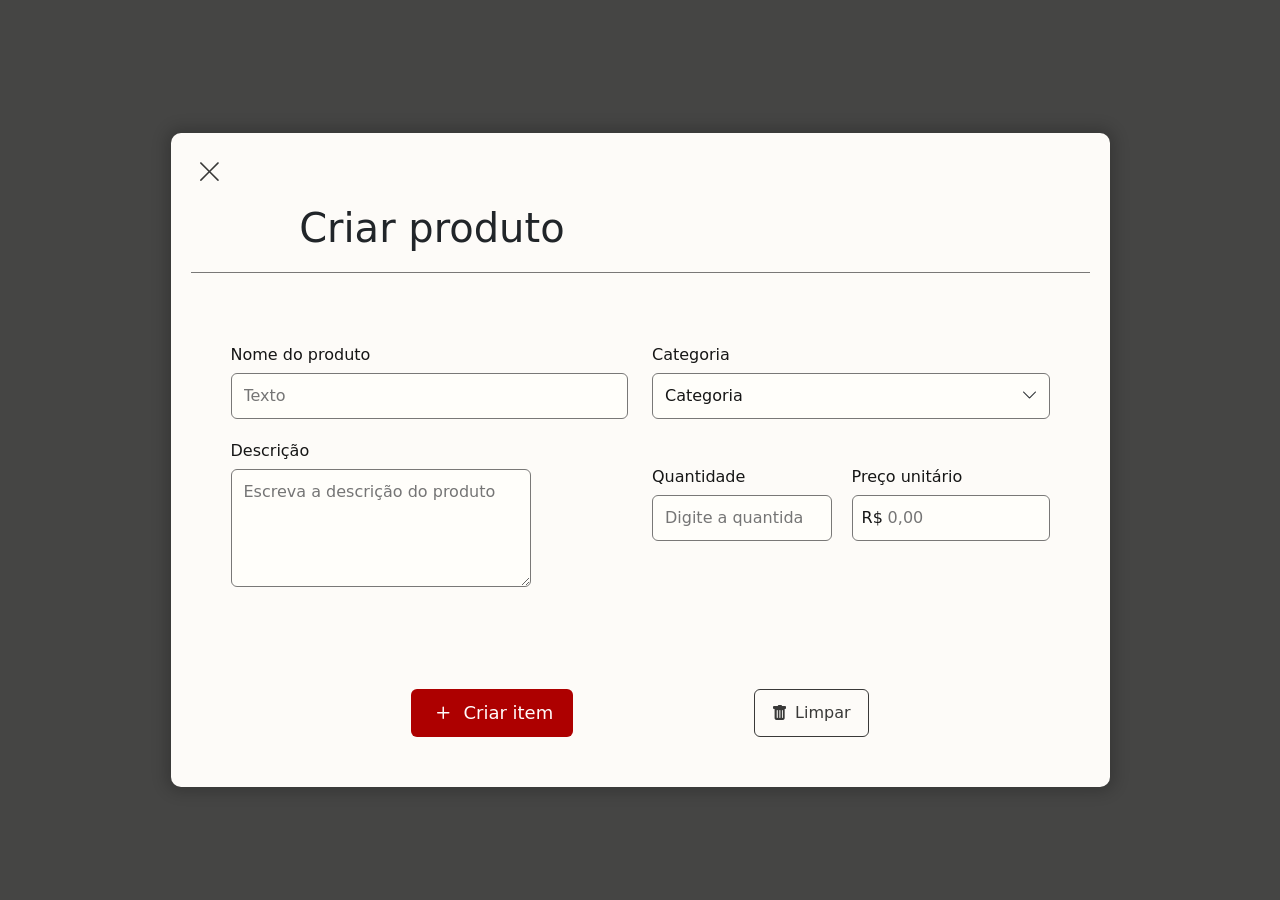
<file: src/components/modal/create-produto/index.html>
<!DOCTYPE html>
<html lang="en">

<head>
     <meta charset="UTF-8">
     <meta name="viewport" content="width=device-width, initial-scale=1.0">
     <title>Criar Produto</title>
     <link href="https://cdn.jsdelivr.net/npm/bootstrap@5.3.8/dist/css/bootstrap.min.css" rel="stylesheet">
     <link href="https://fonts.googleapis.com/css2?family=Lato:ital,wght@0,100;0,300;0,400;0,700;0,900;1,100;1,300;1,400;1,700;1,900&display=swap"
          rel="stylesheet">

     integrity="sha384-sRIl4kxILFvY47J16cr9ZwB07vP4J8+LH7qKQnuqkuIAvNWLzeN8tE5YBujZqJLB" crossorigin="anonymous">
     <link rel="stylesheet" href="https://cdn.jsdelivr.net/npm/bootstrap-icons@1.13.1/font/bootstrap-icons.min.css">
     <link rel="stylesheet" href="style.css">
</head>

<body>
     <div id="modalOverlay" class="hidden">

          <div id="modalView">
               <div id="content">
                    <button id="closeButton">
                         <i class="bi bi-x-lg"></i>
                    </button>
                    <div class="modalHeader">
                         <h1>Criar produto</h1>
                     

                    </div>
                    <div class="modalForm">
                         <form action="#" method="POST" id="formeEditProduto">
                              <div class="formInfo">
                                   <div class="formColumn">
                                        <div class="formGroup">
                                             <label class="labelInput" for="nome_produto" class="labelInput">Nome
                                                  do produto</label>
                                             <input type="text" class="input_padrao" placeholder="Texto"
                                                  id="nome_produto">
                                        </div>

                                        <div class="formGroup">
                                             <label class="labelInput" for="descricao_produto">Descrição</label>
                                             <textarea class="input_textarea"
                                                  placeholder="Escreva a descrição do produto" rows="4" id="textarea"
                                                  name="descricao_produto"></textarea>
                                        </div>
                                   </div>

                                   <div class="formColumn">
                                        <div class="formGroup">
                                             <label class="labelInput" for="categoria_produto">Categoria</label>
                                             <div class="input_seletor">
                                                  <select id="categoria_produto" name="categoria_produto"
                                                       class="seletor">
                                                       <option value="" disabled selected hidden>Categoria</option>
                                                       <option value="eletronicos">Eletrônicos</option>
                                                       <option value="vestuario">Vestuário</option>
                                                       <option value="saude">Saúde</option>
                                                       <option value="limpeza">Limpeza</option>
                                                       <option value="alimento">Alimento</option>
                                                  </select>
                                                  <i class="bi bi-chevron-down"></i>
                                             </div>
                                             <div class="flexInput">
                                                  <div class="formGroup">
                                                       <label class="labelInput"
                                                            for="quantidade_produto">Quantidade</label>
                                                       <input type="number" class="input_pequeno" maxlength="5"
                                                            placeholder="Digite a quantidade" id="quantidade_produto"
                                                            name="quantidade_produto">
                                                  </div>

                                                  <div class="formGroup">
                                                       <label class="labelInput" for="precouni_produto">Preço
                                                            unitário</label>
                                                       <div class="input_moeda">
                                                            <input type="number" class="input_pequeno" placeholder="0,00"
                                                                 id="precouni_produto" name="precouni_produto">
                                                            <span class="simbolo_moeda">R$</span>
                                                       </div>
                                                  </div>
                                             </div>
                                        </div>
                                   </div>
                              </div>
                              <div class="formButtons">
                                   <button class="botao_criar"><i class="bi bi-plus"></i> Criar item</button>
                                   <button class="botao_limpar"><i class="bi bi-trash-fill"></i> Limpar</button>
                              </div>
                    </div>
                    </form>
               </div>
          </div>

     </div>
     <script src="https://cdn.jsdelivr.net/npm/bootstrap@5.3.8/dist/js/bootstrap.bundle.min.js"
          integrity="sha384-FKyoEForCGlyvwx9Hj09JcYn3nv7wiPVlz7YYwJrWVcXK/BmnVDxM+D2scQbITxI"
          crossorigin="anonymous"></script>
</body>

</html>
</file>
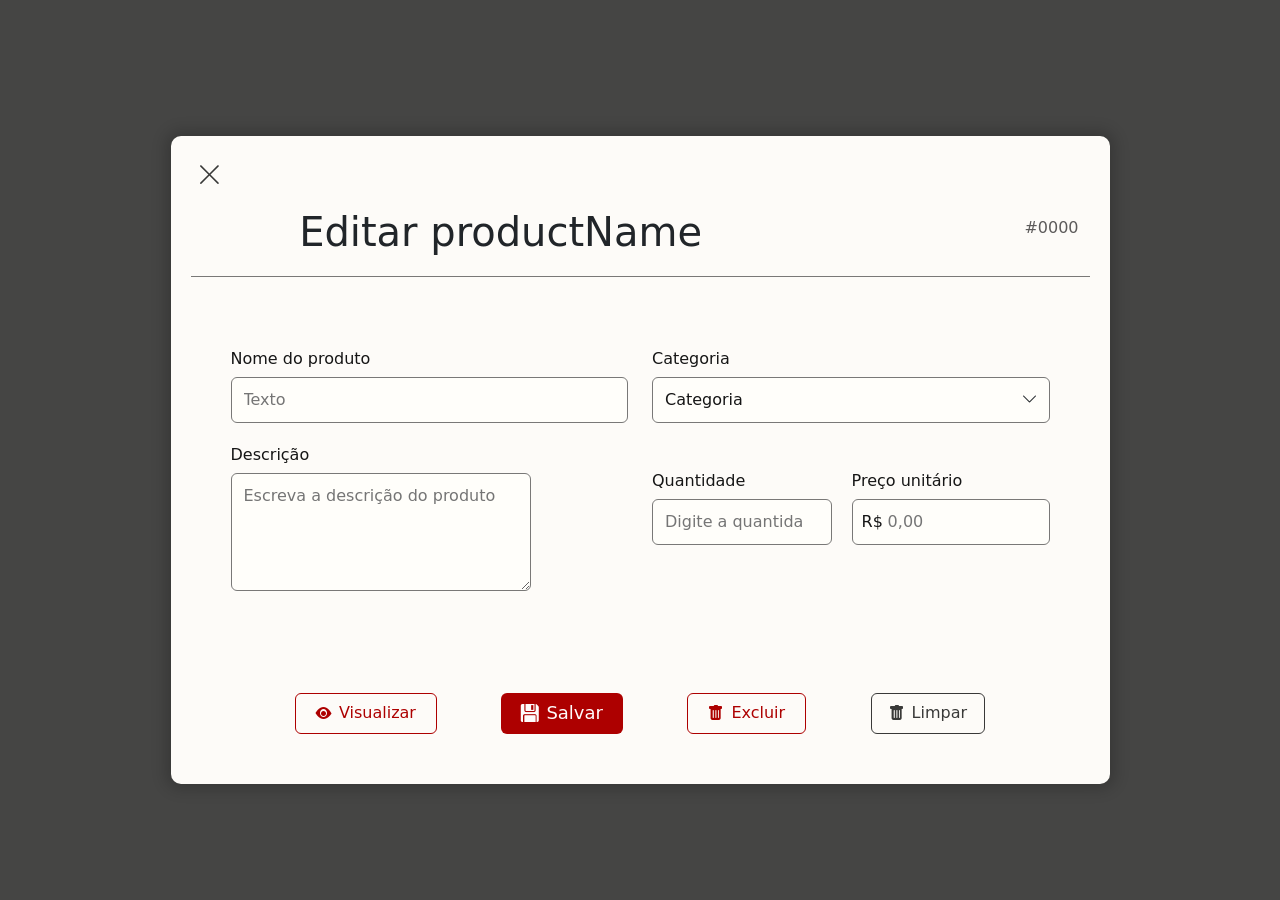
<file: src/components/modal/edit-produto/index.html>
<!DOCTYPE html>
<html lang="en">

<head>
     <meta charset="UTF-8">
     <meta name="viewport" content="width=device-width, initial-scale=1.0">
     <title>Edit Produto</title>
     <link href="https://cdn.jsdelivr.net/npm/bootstrap@5.3.8/dist/css/bootstrap.min.css" rel="stylesheet">
     <link href="https://fonts.googleapis.com/css2?family=Lato:ital,wght@0,100;0,300;0,400;0,700;0,900;1,100;1,300;1,400;1,700;1,900&display=swap"
          rel="stylesheet">

     integrity="sha384-sRIl4kxILFvY47J16cr9ZwB07vP4J8+LH7qKQnuqkuIAvNWLzeN8tE5YBujZqJLB" crossorigin="anonymous">
     <link rel="stylesheet" href="https://cdn.jsdelivr.net/npm/bootstrap-icons@1.13.1/font/bootstrap-icons.min.css">
     <link rel="stylesheet" href="style.css">
</head>

<body>
     <div id="modalOverlay" class="hidden">

          <div id="modalView">
               <div id="content">
                    <button id="closeButton">
                         <i class="bi bi-x-lg"></i>
                    </button>
                    <div class="modalHeader">
                         <h1>Editar productName</h1>
                         <p class="modalId">#0000</p>

                    </div>
                    <div class="modalForm">
                         <form action="#" method="POST" id="formeEditProduto">
                              <div class="formInfo">
                                   <div class="formColumn">
                                        <div class="formGroup">
                                             <label class="labelInput" for="nome_produto" class="labelInput">Nome
                                                  do produto</label>
                                             <input type="text" class="input_padrao" placeholder="Texto"
                                                  id="nome_produto" name="nome_produto">
                                        </div>

                                        <div class="formGroup">
                                             <label class="labelInput" for="descricao_produto">Descrição</label>
                                             <textarea class="input_textarea"
                                                  placeholder="Escreva a descrição do produto" rows="4" id="textarea"
                                                  name="descricao_produto"></textarea>
                                        </div>
                                   </div>

                                   <div class="formColumn">
                                        <div class="formGroup">
                                             <label class="labelInput" for="categoria_produto">Categoria</label>
                                             <div class="input_seletor">
                                                  <select id="categoria_produto" name="categoria_produto"
                                                       class="seletor">
                                                       <option value="" disabled selected hidden>Categoria</option>
                                                       <option value="eletronicos">Eletrônicos</option>
                                                       <option value="vestuario">Vestuário</option>
                                                       <option value="saude">Saúde</option>
                                                       <option value="limpeza">Limpeza</option>
                                                       <option value="alimento">Alimento</option>
                                                  </select>
                                                  <i class="bi bi-chevron-down"></i>
                                             </div>
                                             <div class="flexInput">
                                                  <div class="formGroup">
                                                       <label class="labelInput"
                                                            for="quantidade_produto">Quantidade</label>
                                                       <input type="number" class="input_pequeno" maxlength="5"
                                                            placeholder="Digite a quantidade" id="quantidade_produto"
                                                            name="quantidade_produto">
                                                  </div>

                                                  <div class="formGroup">
                                                       <label class="labelInput" for="precouni_produto">Preço
                                                            unitário</label>
                                                       <div class="input_moeda">
                                                            <input type="number" class="input_pequeno" placeholder="0,00"
                                                                 id="precouni_produto" name="precouni_produto">
                                                            <span class="simbolo_moeda">R$</span>
                                                       </div>
                                                  </div>
                                             </div>
                                        </div>
                                   </div>
                              </div>
                              <div class="formButtons">
                                           <button class="botao_visualizar"><i class="bi bi-eye-fill"></i> Visualizar</button>
                                    <button class="botao_salvar"><i class="bi bi-floppy-fill"></i> Salvar</button>
                                   <button class="botao_excluir"><i class="bi bi-trash-fill"></i> Excluir</button>
                                   <button class="botao_limpar"><i class="bi bi-trash-fill"></i> Limpar</button>
                              </div>
                    </div>
                    </form>
               </div>
          </div>

     </div>
     <script src="https://cdn.jsdelivr.net/npm/bootstrap@5.3.8/dist/js/bootstrap.bundle.min.js"
          integrity="sha384-FKyoEForCGlyvwx9Hj09JcYn3nv7wiPVlz7YYwJrWVcXK/BmnVDxM+D2scQbITxI"
          crossorigin="anonymous"></script>
</body>

</html>
</file>
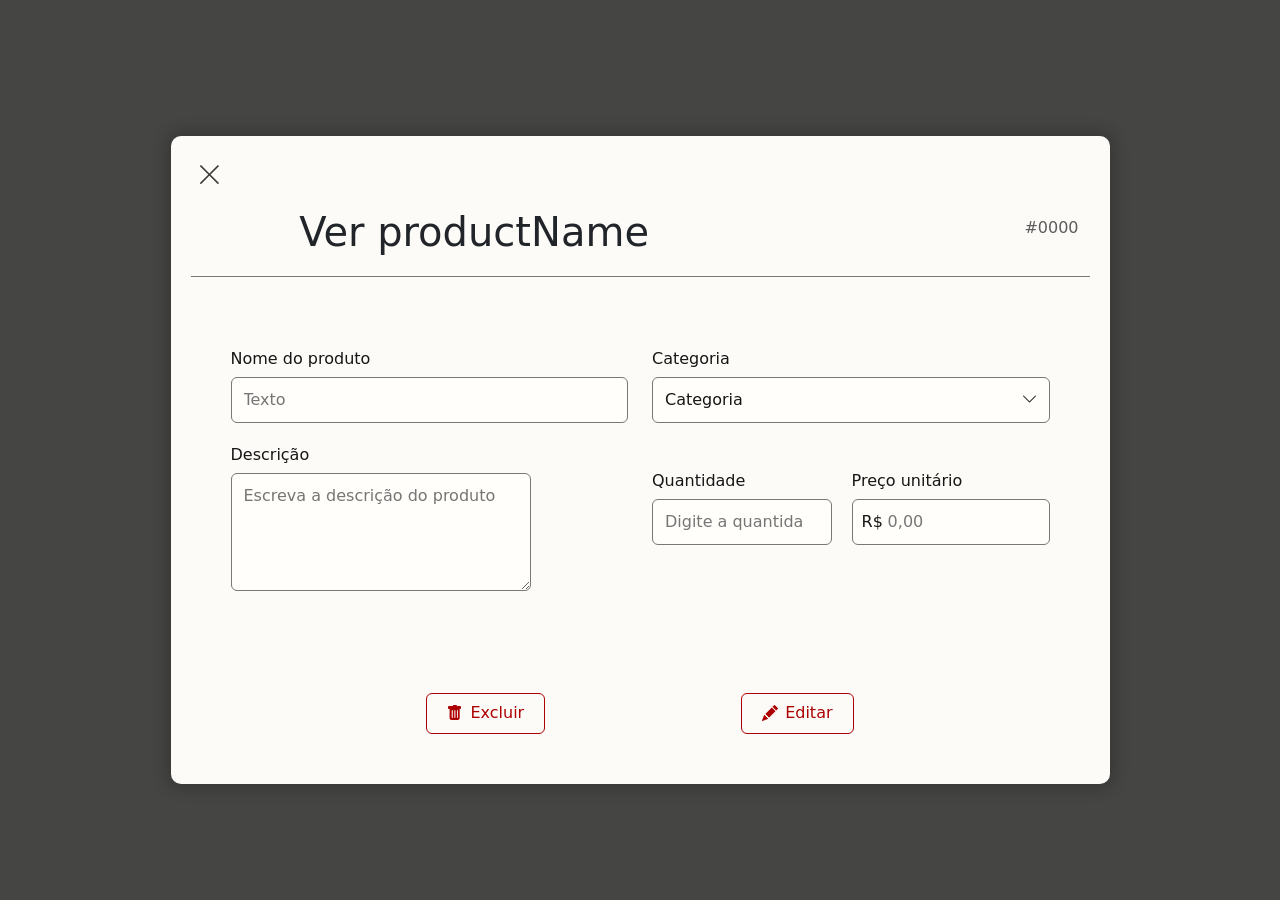
<file: src/components/modal/view-produto/index.html>
<!DOCTYPE html>
<html lang="en">

<head>
     <meta charset="UTF-8">
     <meta name="viewport" content="width=device-width, initial-scale=1.0">
     <title>Ver Produto</title>
     <link href="https://cdn.jsdelivr.net/npm/bootstrap@5.3.8/dist/css/bootstrap.min.css" rel="stylesheet">
     <link href="https://fonts.googleapis.com/css2?family=Lato:ital,wght@0,100;0,300;0,400;0,700;0,900;1,100;1,300;1,400;1,700;1,900&display=swap"
          rel="stylesheet">

     integrity="sha384-sRIl4kxILFvY47J16cr9ZwB07vP4J8+LH7qKQnuqkuIAvNWLzeN8tE5YBujZqJLB" crossorigin="anonymous">
     <link rel="stylesheet" href="https://cdn.jsdelivr.net/npm/bootstrap-icons@1.13.1/font/bootstrap-icons.min.css">
     <link rel="stylesheet" href="style.css">
</head>

<body>
     <div id="modalOverlay" class="hidden">

          <div id="modalView">
               <div id="content">
                    <button id="closeButton">
                         <i class="bi bi-x-lg"></i>
                    </button>
                    <div class="modalHeader">
                         <h1>Ver productName</h1>
                         <p class="modalId">#0000</p>

                    </div>
                    <div class="modalForm">
                         <form action="#" method="POST" id="formeEditProduto">
                              <div class="formInfo">
                                   <div class="formColumn">
                                        <div class="formGroup">
                                             <label class="labelInput" for="nome_produto" class="labelInput">Nome
                                                  do produto</label>
                                             <input type="text" class="input_padrao" placeholder="Texto"
                                                  id="nome_produto">
                                        </div>

                                        <div class="formGroup">
                                             <label class="labelInput" for="descricao_produto">Descrição</label>
                                             <textarea class="input_textarea"
                                                  placeholder="Escreva a descrição do produto" rows="4" id="textarea"
                                                  name="descricao_produto"></textarea>
                                        </div>
                                   </div>

                                   <div class="formColumn">
                                        <div class="formGroup">
                                             <label class="labelInput" for="categoria_produto">Categoria</label>
                                             <div class="input_seletor">
                                                  <select id="categoria_produto" name="categoria_produto"
                                                       class="seletor">
                                                       <option value="" disabled selected hidden>Categoria</option>
                                                       <option value="eletronicos">Eletrônicos</option>
                                                       <option value="vestuario">Vestuário</option>
                                                       <option value="saude">Saúde</option>
                                                       <option value="limpeza">Limpeza</option>
                                                       <option value="alimento">Alimento</option>
                                                  </select>
                                                  <i class="bi bi-chevron-down"></i>
                                             </div>
                                             <div class="flexInput">
                                                  <div class="formGroup">
                                                       <label class="labelInput"
                                                            for="quantidade_produto">Quantidade</label>
                                                       <input type="number" class="input_pequeno" maxlength="5"
                                                            placeholder="Digite a quantidade" id="quantidade_produto"
                                                            name="quantidade_produto">
                                                  </div>

                                                  <div class="formGroup">
                                                       <label class="labelInput" for="precouni_produto">Preço
                                                            unitário</label>
                                                       <div class="input_moeda">
                                                            <input type="number" class="input_pequeno" placeholder="0,00"
                                                                 id="precouni_produto" name="precouni_produto">
                                                            <span class="simbolo_moeda">R$</span>
                                                       </div>
                                                  </div>
                                             </div>
                                        </div>
                                   </div>
                              </div>
                              <div class="formButtons">
                                   <button class="botao_excluir"><i class="bi bi-trash-fill"></i> Excluir</button>
                                   <button class="botao_editar"><i class="bi bi-pencil-fill"></i> Editar</button>
                              </div>
                    </div>
                    </form>
               </div>
          </div>

     </div>
     <script src="https://cdn.jsdelivr.net/npm/bootstrap@5.3.8/dist/js/bootstrap.bundle.min.js"
          integrity="sha384-FKyoEForCGlyvwx9Hj09JcYn3nv7wiPVlz7YYwJrWVcXK/BmnVDxM+D2scQbITxI"
          crossorigin="anonymous"></script>
</body>

</html>
</file>
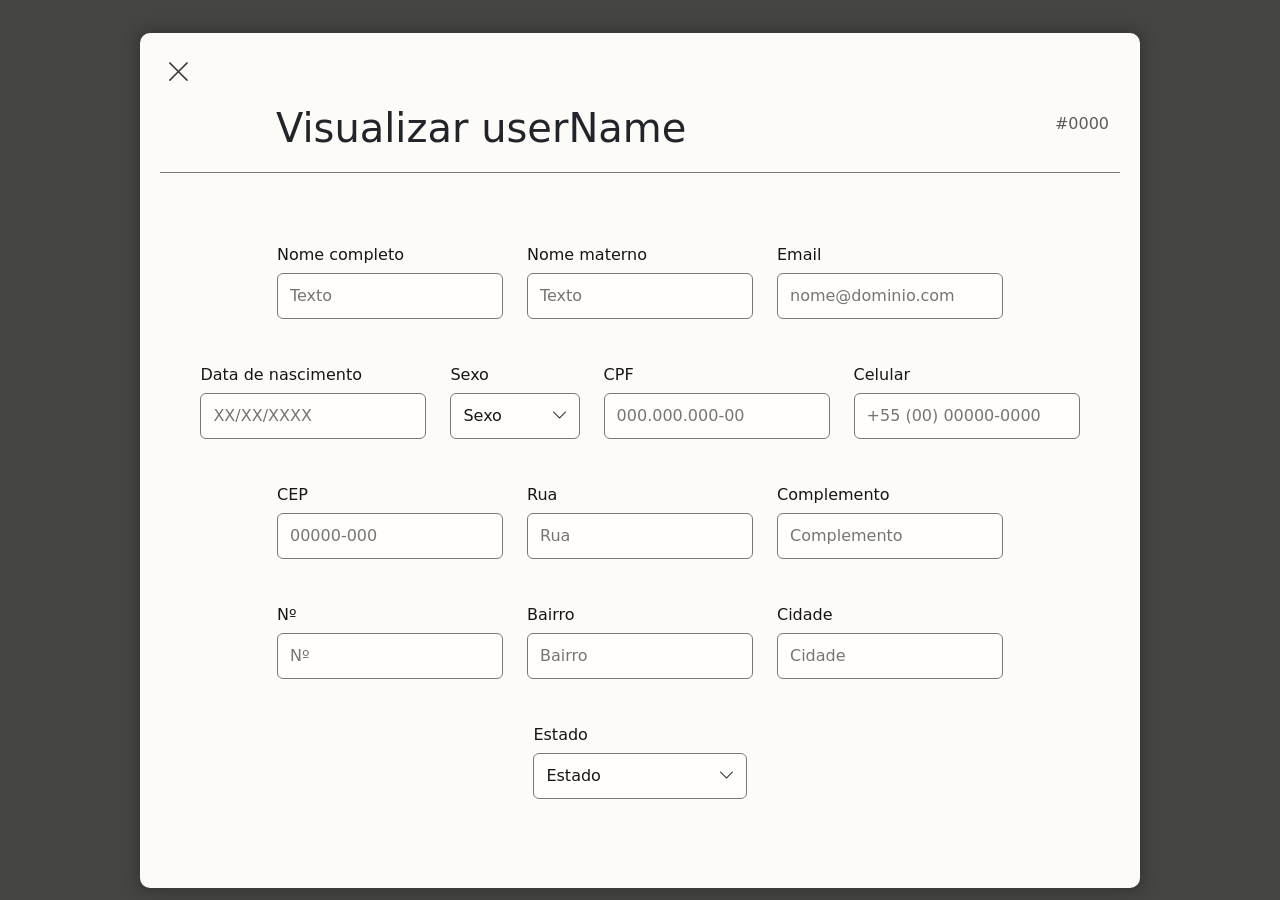
<file: src/components/modal/view-user/index.html>
<!DOCTYPE html>
<html lang="en">

<head>
     <meta charset="UTF-8">
     <meta name="viewport" content="width=device-width, initial-scale=1.0">
     <title>Modal</title>
     <link href="https://cdn.jsdelivr.net/npm/bootstrap@5.3.8/dist/css/bootstrap.min.css" rel="stylesheet">
     <link href="https://fonts.googleapis.com/css2?family=Lato:ital,wght@0,100;0,300;0,400;0,700;0,900;1,100;1,300;1,400;1,700;1,900&display=swap"
          rel="stylesheet">

     integrity="sha384-sRIl4kxILFvY47J16cr9ZwB07vP4J8+LH7qKQnuqkuIAvNWLzeN8tE5YBujZqJLB" crossorigin="anonymous">
     <link rel="stylesheet" href="https://cdn.jsdelivr.net/npm/bootstrap-icons@1.13.1/font/bootstrap-icons.min.css">
     <link rel="stylesheet" href="style.css">
</head>

<body>
     <div id="modalOverlay" class="hidden">

          <div id="modalView">
               <div id="content">
                    <button id="closeButton">
                         <i class="bi bi-x-lg"></i>
                    </button>
                    <div class="modalHeader">
                         <h1>Visualizar userName</h1>
                         <p class="modalId">#0000</p>

                    </div>
                    <div class="modalForm">
                         <form action="#" method="POST" id="formViewUser">
                              <div class="formInfo">
                                   <div class="formGroup">
                                        <label class="labelInput" for="nome_user" class="labelInput">Nome
                                             completo</label>
                                        <input type="text" class="input_padrao" placeholder="Texto" id="nome_user"
                                             disabled>
                                   </div>

                                   <div class="formGroup">
                                        <label class="labelInput" for="nome_mae" class="labelInput">Nome materno</label>
                                        <input type="text" class="input_padrao" placeholder="Texto" id="nome_mae"
                                             disabled>
                                   </div>

                                   <div class="formGroup">
                                        <label class="labelInput" for="email" class="labelInput">Email</label>
                                        <input type="email" class="input_padrao" id="email" name="email"
                                             placeholder="nome@dominio.com" disabled>
                                   </div>

                                   <div class="formGroup">
                                        <label class="labelInput" for="data_nascimento" class="labelInput">Data de
                                             nascimento</label>
                                        <input type="text" class="input_padrao" maxlength="10" placeholder="XX/XX/XXXX"
                                             id="data_nascimento" name="data_nascimento" disabled>
                                   </div>

                                   <div class="formGroup">
                                        <label class="labelInput" for="opcao_sexo" class="labelInput">Sexo</label>
                                        <div class="input_seletor">
                                             <select id="opcao_sexo" name="opcao_sexo" class="seletor" disabled>
                                                  <option value="" disabled selected hidden>Sexo
                                                  </option>
                                                  <option value="M">Masculino</option>
                                                  <option value="F">Feminino</option>
                                             </select>
                                             <i class="bi bi-chevron-down"></i>
                                        </div>
                                   </div>

                                   <div class="formGroup">
                                        <label class="labelInput" for="cpf" class="labelInput">CPF</label>
                                        <input type="text" class="input_padrao" maxlength="14"
                                             placeholder="000.000.000-00" id="cpf" name="cpf" disabled>
                                   </div>

                                   <div class="formGroup">
                                        <label class="labelInput" for="celular" class="labelInput">Celular</label>
                                        <input type="text" class="input_padrao" maxlength="17"
                                             placeholder="+55 (00) 00000-0000" id="celular" name="celular" disabled>
                                   </div>

                                   <div class="formGroup">
                                        <label class="labelInput" for="cep" class="labelInput">CEP</label>
                                        <input type="text" class="input_padrao" maxlength="9" placeholder="00000-000"
                                             id="cep" name="cep" disabled>
                                   </div>

                                   <div class="formGroup">
                                        <label class="labelInput" for="rua" class="labelInput">Rua</label>
                                        <input type="text" class="input_padrao" placeholder="Rua" id="rua" name="rua"
                                             disabled>
                                   </div>

                                   <div class="formGroup">
                                        <label class="labelInput" for="complemento"
                                             class="labelInput">Complemento</label>
                                        <input type="text" class="input_padrao" placeholder="Complemento"
                                             id="complemento" name="complemento" disabled>
                                   </div>

                                   <div class="formGroup">
                                        <label class="labelInput" for="numero_rua" class="labelInput">Nº</label>
                                        <input type="text" class="input_padrao" placeholder="Nº" id="numero_rua"
                                             disabled>
                                   </div>

                                   <div class="formGroup">
                                        <label class="labelInput" for="bairro" class="labelInput">Bairro</label>
                                        <input type="text" class="input_padrao" placeholder="Bairro" id="bairro"
                                             name="bairro" disabled>
                                   </div>

                                   <div class="formGroup">
                                        <label class="labelInput" for="Cidade" class="labelInput">Cidade</label>
                                        <input type="text" class="input_padrao" placeholder="Cidade" id="cidade"
                                             name="cidade" disabled>
                                   </div>

                                   <div class="formGroup">
                                        <label class="labelInput" for="opcao_estado" class="labelInput">Estado</label>
                                        <div class="input_seletor">
                                             <select id="opcao_estado" name="opcao_estado" class="seletor" disabled>
                                                  <option value="" disabled selected hidden>Estado</option>
                                                  <option value="AC">Acre</option>
                                                  <option value="AL">Alagoas</option>
                                                  <option value="AP">Amapá</option>
                                                  <option value="AM">Amazonas</option>
                                                  <option value="BA">Bahia</option>
                                                  <option value="CE">Ceará</option>
                                                  <option value="DF">Distrito Federal</option>
                                                  <option value="ES">Espírito Santo</option>
                                                  <option value="GO">Goiás</option>
                                                  <option value="MA">Maranhão</option>
                                                  <option value="MT">Mato Grosso</option>
                                                  <option value="MS">Mato Grosso do Sul</option>
                                                  <option value="MG">Minas Gerais</option>
                                                  <option value="PA">Pará</option>
                                                  <option value="PB">Paraíba</option>
                                                  <option value="PR">Paraná</option>
                                                  <option value="PE">Pernambuco</option>
                                                  <option value="PI">Piauí</option>
                                                  <option value="RJ">Rio de Janeiro</option>
                                                  <option value="RN">Rio Grande do Norte</option>
                                                  <option value="RS">Rio Grande do Sul</option>
                                                  <option value="RO">Rondônia</option>
                                                  <option value="RR">Roraima</option>
                                                  <option value="SC">Santa Catarina</option>
                                                  <option value="SP">São Paulo</option>
                                                  <option value="SE">Sergipe</option>
                                                  <option value="TO">Tocantins</option>
                                             </select>
                                             <i class="bi bi-chevron-down"></i>
                                        </div>
                                   </div>
                              </div>
                    </div>
                    <div class="formButtons">
                         <button class="botao_excluir"><i class="bi bi-trash-fill"></i> Excluir</button>
                    </div>
               </div>
               </form>
          </div>
     </div>

     </div>
     <script src="https://cdn.jsdelivr.net/npm/bootstrap@5.3.8/dist/js/bootstrap.bundle.min.js"
          integrity="sha384-FKyoEForCGlyvwx9Hj09JcYn3nv7wiPVlz7YYwJrWVcXK/BmnVDxM+D2scQbITxI"
          crossorigin="anonymous"></script>
</body>

</html>
</file>
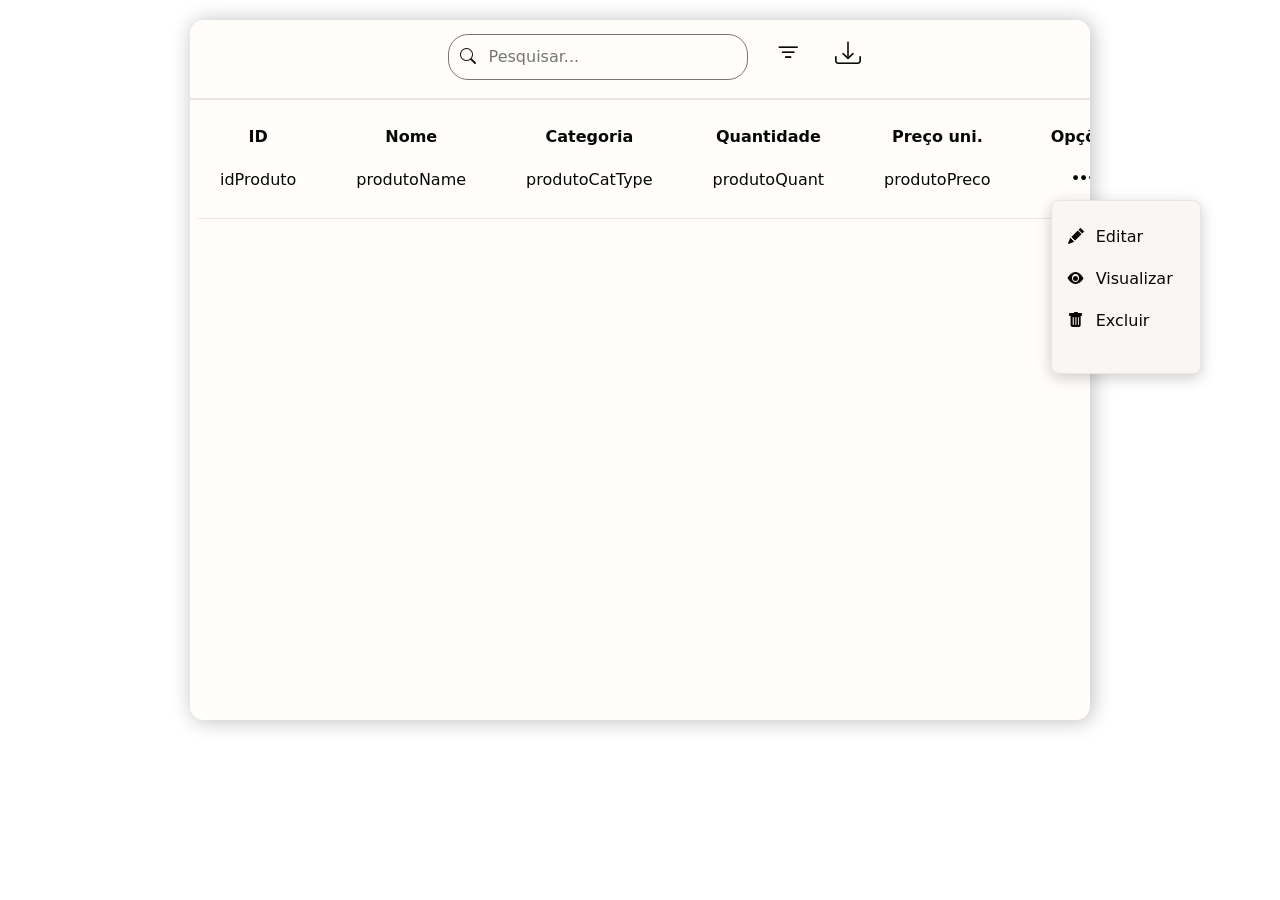
<file: src/components/table/estoque-table/index.html>
<!DOCTYPE html>
<html lang="pt-BR">

<head>
     <meta charset="UTF-8" />
     <meta name="viewport" content="width=device-width, initial-scale=1.0" />
     <title>Tabela de Estoque</title>

     <!-- Estilos e ícones -->
     <link href="https://cdn.jsdelivr.net/npm/bootstrap@5.3.8/dist/css/bootstrap.min.css" rel="stylesheet" />
     <link href="https://fonts.googleapis.com/css2?family=Lato:wght@300;400;700;900&display=swap" rel="stylesheet" />
     <link rel="stylesheet" href="https://cdn.jsdelivr.net/npm/bootstrap-icons@1.13.1/font/bootstrap-icons.min.css" />
     <link rel="stylesheet" href="style.css" />
</head>

<body class="font-normal"> <!-- remover depois -->

     <div class="content_geral">
          <div class="container_tabela">
               <!-- Ações da tabela -->
               <div class="acoes_tabela">
                    <div class="input_pesquisa">
                         <i class="bi bi-search" aria-hidden="true"></i>
                         <input type="text" class="input_padrao" placeholder="Pesquisar..." id="pesquisa"
                              name="pesquisa" aria-label="Campo de pesquisa" />
                    </div>

                    <button class="botao_acao_tabela" id="filter-button" title="Filtrar"
                         aria-label="Filtrar resultados">
                         <i class="bi bi-filter"></i>
                    </button>

                    <button class="botao_acao_tabela" id="download-button" title="Baixar" aria-label="Baixar tabela">
                         <i class="bi bi-download"></i>
                    </button>
               </div>

               <!-- Tabela -->
               <div class="envoltura_tabela">
                    <table class="table_conteudo">
                         <thead>
                              <tr>
                                   <th>ID</th>
                                   <th>Nome</th>
                                   <th>Categoria</th>
                                   <th>Quantidade</th>
                                   <th>Preço uni.</th>
                                   <th>Opções</th>
                              </tr>
                         </thead>

                         <tbody>
                              <tr>
                                   <td>idProduto</td>
                                   <td>produtoName</td>
                                   <td>produtoCatType</td>
                                   <td>produtoQuant</td>
                                   <td>produtoPreco</td>
                                   <td>
                                        <div class="container_opcoes">
                                             <button class="botao_opcoes" id="options_button_1"
                                                  aria-label="Abrir opções do produto">
                                                  <i class="bi bi-three-dots"></i>
                                             </button>

                                             <div class="menu_opcoes">
                                                  <ul>
                                                       <li><button class="botao_acao"><i class="bi bi-pencil-fill"></i>
                                                                 Editar</button></li>
                                                       <li><button class="botao_acao"><i class="bi bi-eye-fill"></i>
                                                                 Visualizar</button></li>
                                                       <li><button class="botao_acao"><i class="bi bi-trash-fill"></i>
                                                                 Excluir</button></li>
                                                  </ul>
                                             </div>
                                        </div>
                                   </td>
                              </tr>
                         </tbody>
                    </table>
               </div>
          </div>
     </div>
</body>

<script src="script.js"></script>

</html>
</file>
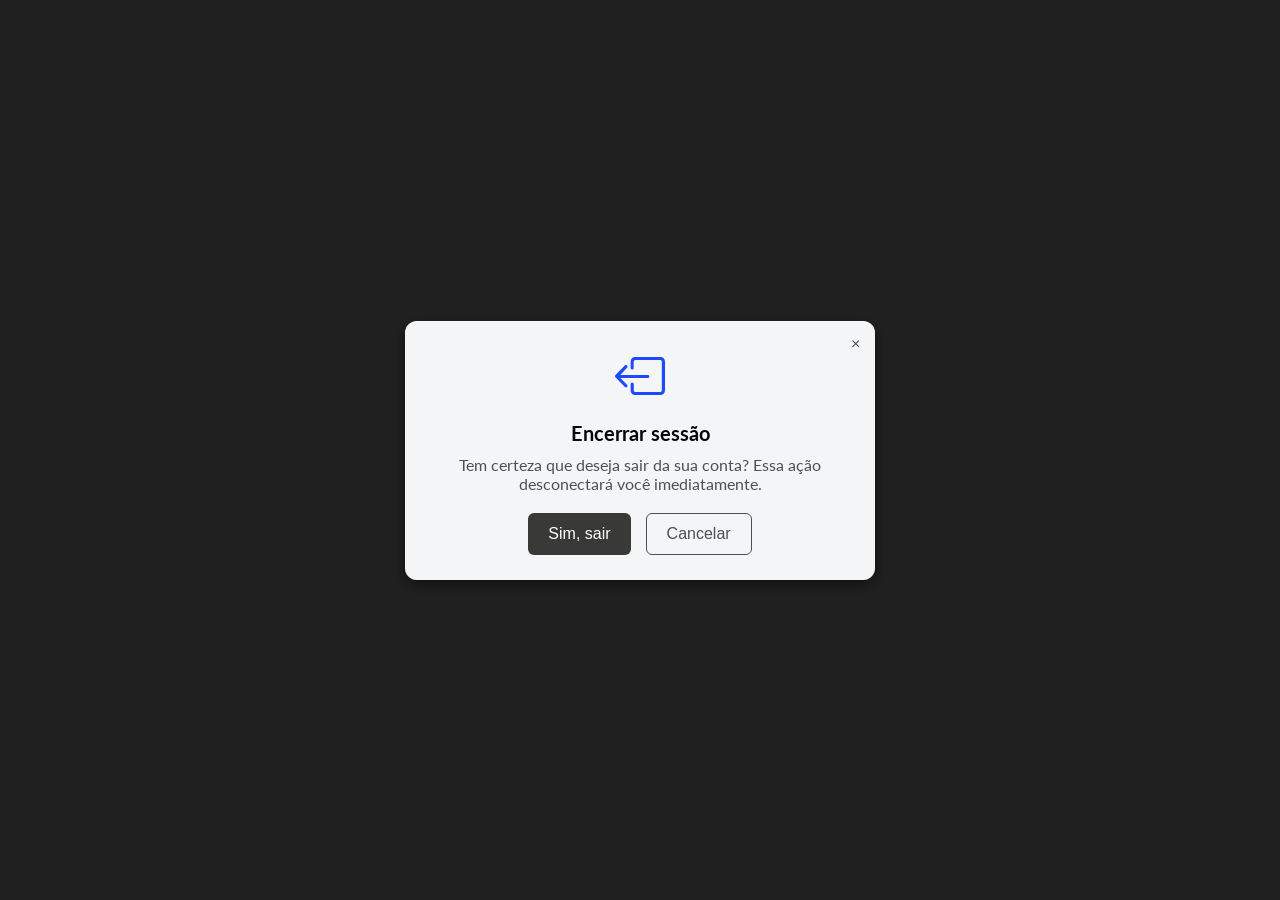
<file: src/components/alerts/alerts.html>
<!DOCTYPE html>
<html>
    <head>
        <title>Alertas</title>
        <meta charset="UTF-8">
        <link rel="stylesheet" href="https://cdn.jsdelivr.net/npm/bootstrap-icons@1.11.1/font/bootstrap-icons.css">
        <link href="https://fonts.googleapis.com/css2?family=Lato:wght@400;700&display=swap" rel="stylesheet">
        <link rel="stylesheet" href="alerts.css">
        <script src="alerts.js" defer></script>
    </head>
    <body data-theme="light">
        <!-- ALERT 0 -->
        <div class="alert_modelo" id="alert0">
            <div class="conteudo_alert">
                <span class="fechar_modal" onclick="fecharAlert('alert0')">&times;</span>
                <div class="icone_modal">
                    <i class="bi bi-exclamation-circle-fill"></i>
                </div>
                <h2>Tem certeza?</h2>
                <p>Deseja realmente sair sem salvar? Você perderá todas as modificações.</p>
                <div class="botoes_modal">
                    <button class="botao_cancelar" onclick="fecharAlert('alert0')">Sim, sair</button>
                    <button class="botao_delete" onclick="fecharAlert('alert0')">Cancelar</button>
                </div>
            </div>
        </div>
        <!-- ALERT 1 -->
        <div class="alert_modelo" id="alert1">
            <div class="conteudo_alert">
                <span class="fechar_modal" onclick="fecharAlert('alert1')">&times;</span>
                <div class="icone_modal">
                    <i class="bi bi-trash-fill"></i>
                </div>
                <h2>Deletar placeHolder</h2>
                <p>Deseja realmente deletar esse placeHolder? Essa ação é irreversível.</p>
                <div class="botoes_modal">
                    <button class="botao_cancelar" onclick="fecharAlert('alert1')">Sim, deletar</button>
                    <button class="botao_delete" onclick="fecharAlert('alert1')">Cancelar</button>
                </div>
            </div>
        </div>
        <!-- ALERT 2 -->
        <div class="alert_modelo" id="alert2">
            <div class="conteudo_alert">
                <span class="fechar_modal" onclick="fecharAlert('alert2')">&times;</span>
                <div class="icone_modal">
                    <i class="bi bi-box-arrow-left"></i>
                </div>
                <h2>Encerrar sessão</h2>
                <p>Tem certeza que deseja sair da sua conta? Essa ação desconectará você imediatamente.</p>
                <div class="botoes_modal">
                    <button class="botao_cancelar" onclick="fecharAlert('alert2')">Sim, sair</button>
                    <button class="botao_delete" onclick="fecharAlert('alert2')">Cancelar</button>
                </div>
            </div>
        </div>
    </body>
</html>
</file>
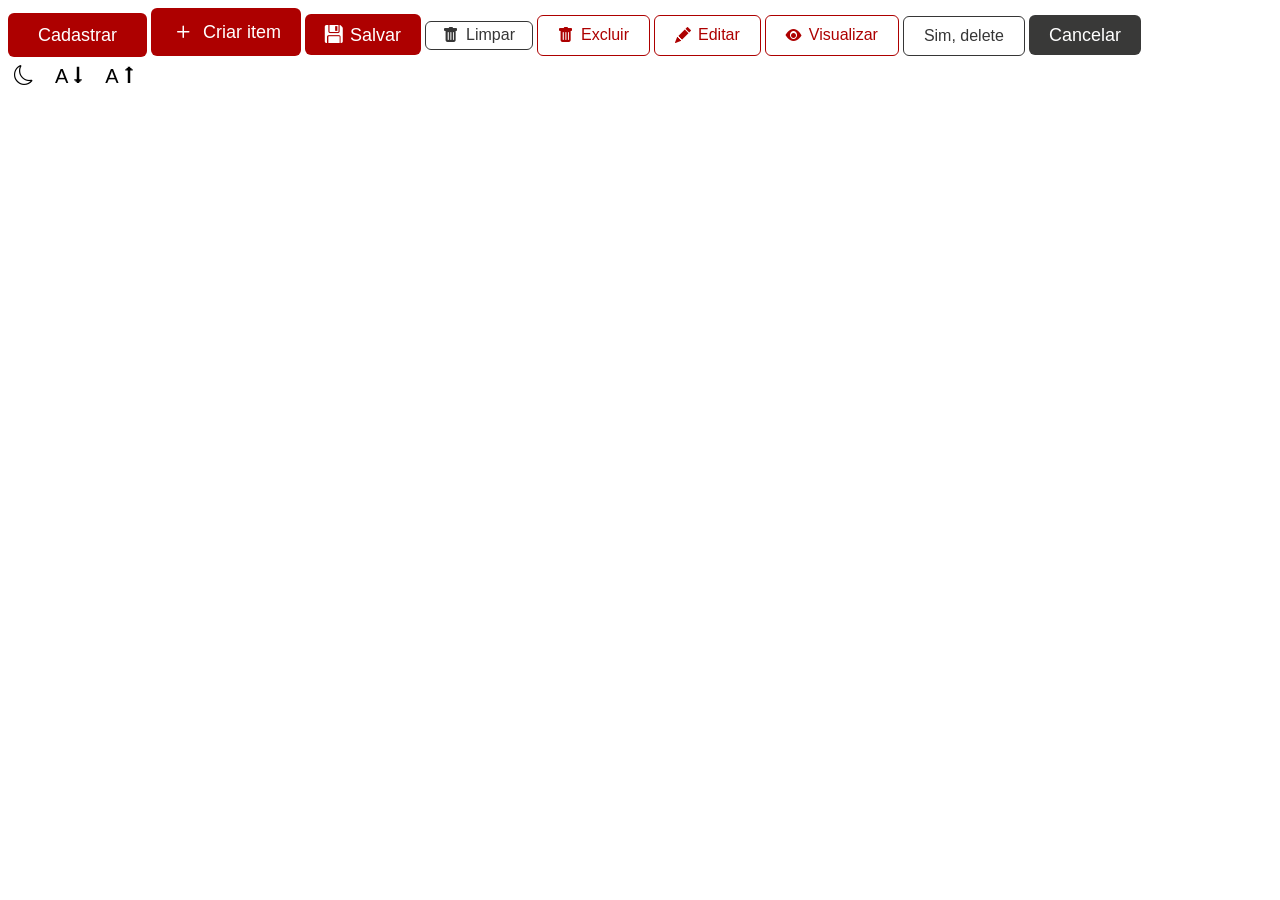
<file: src/components/buttons/button.html>
<!DOCTYPE html>
<html>
    <head>
        <title>Botões</title>
        <meta charset="UTF-8">
        <link rel="stylesheet" href="https://cdn.jsdelivr.net/npm/bootstrap-icons@1.11.1/font/bootstrap-icons.css">
        <link href="https://fonts.googleapis.com/css2?family=Lato:wght@400;700&display=swap" rel="stylesheet">
        <link rel="stylesheet" href="button.css">
        <script src="button.js" defer></script>
    </head>
    <body data-theme="light">
        <button class="botao" type="submit">Cadastrar</button>
        <button class="botao_criar"><i class="bi bi-plus"></i> Criar item</button>
        <button class="botao_salvar"><i class="bi bi-floppy-fill"></i> Salvar</button>
        <button class="botao_limpar"><i class="bi bi-trash-fill"></i> Limpar</button>
        <button class="botao_excluir"><i class="bi bi-trash-fill"></i> Excluir</button>
        <button class="botao_editar"><i class="bi bi-pencil-fill"></i> Editar</button>
        <button class="botao_visualizar"><i class="bi bi-eye-fill"></i> Visualizar</button>
        <button class="botao_delete">Sim, delete</button>
        <button class="botao_cancelar">Cancelar</button>

        <div class="botoes_desafio">
            <button class="botao_modo_escuro"><i class="bi bi-moon"></i></button>
            <button class="botao_diminuir_fonte">A🠗</button>
            <button class="botao_aumentar_fonte">A🠕</button>
        </div>
    </body>
</html>
</file>
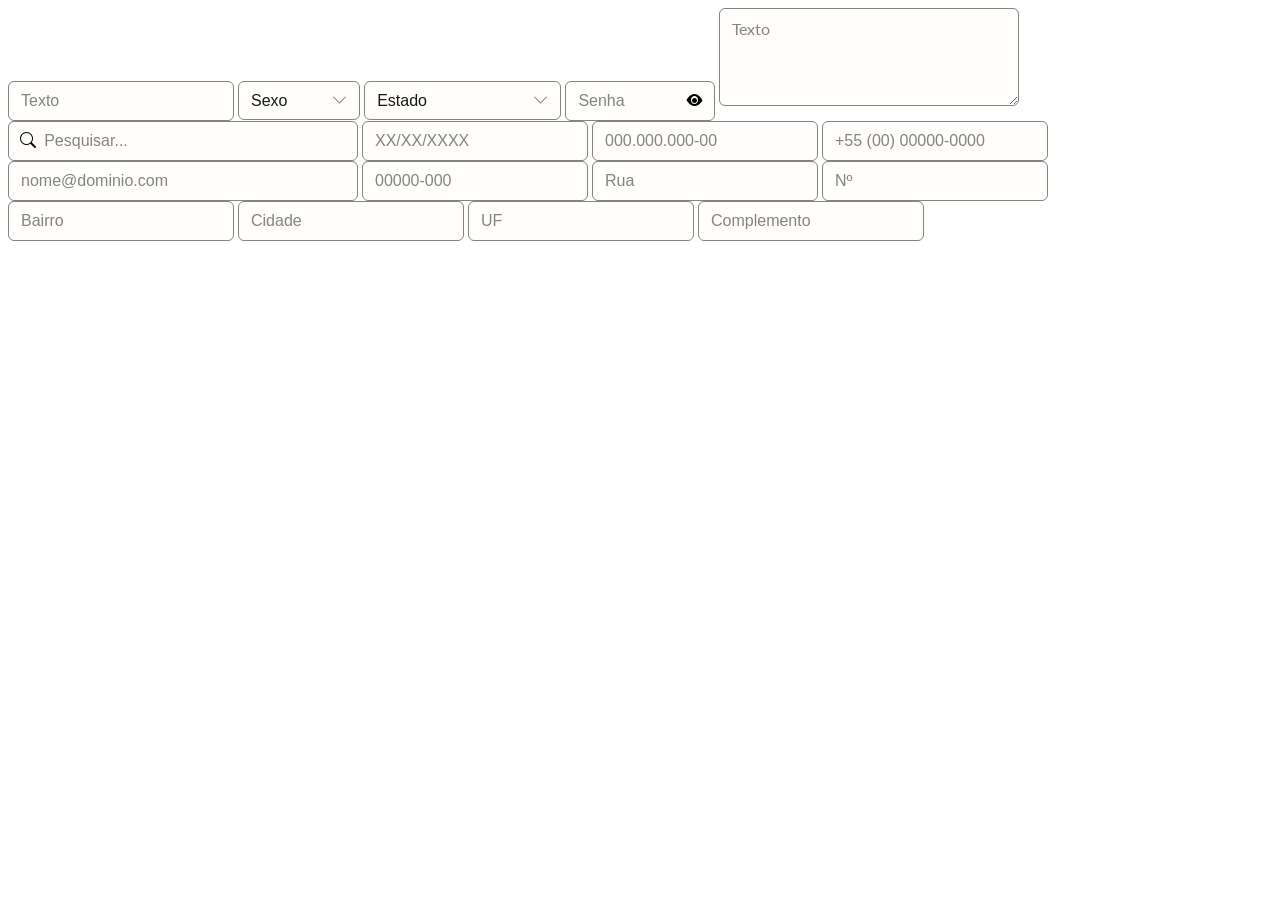
<file: src/components/inputs/inputs.html>
<!DOCTYPE html>
<html>
    <head>
        <title>Inputs</title> 
        <meta charset="UTF-8">
        <link rel="stylesheet" href="https://cdn.jsdelivr.net/npm/bootstrap-icons@1.11.1/font/bootstrap-icons.css">
        <link href="https://fonts.googleapis.com/css2?family=Lato:wght@400;700&display=swap" rel="stylesheet">
        <link rel="stylesheet" href="inputs.css">
        <script src="inputs.js" defer></script>
    </head>
    <body data-theme="light">
        <!-- Input Texto Padrão-->
        <input type="text" class="input_padrao" placeholder="Texto">

        <!-- Select Sexo -->
        <div class="input_seletor">
            <select id="opcao_sexo" name="opcao_sexo" class="seletor">
                <option value="" disabled selected hidden>Sexo</option>
                <option value="M">Masculino</option>
                <option value="F">Feminino</option>
            </select>
            <i class="bi bi-chevron-down"></i>
        </div>

        <!-- Select Estado -->
        <div class="input_seletor">
            <select id="opcao_estado" name="opcao_estado" class="seletor">
                <option value="" disabled selected hidden>Estado</option>
                <option value="AC">Acre</option>
                <option value="AL">Alagoas</option>
                <option value="AP">Amapá</option>
                <option value="AM">Amazonas</option>
                <option value="BA">Bahia</option>
                <option value="CE">Ceará</option>
                <option value="DF">Distrito Federal</option>
                <option value="ES">Espírito Santo</option>
                <option value="GO">Goiás</option>
                <option value="MA">Maranhão</option>
                <option value="MT">Mato Grosso</option>
                <option value="MS">Mato Grosso do Sul</option>
                <option value="MG">Minas Gerais</option>
                <option value="PA">Pará</option>
                <option value="PB">Paraíba</option>
                <option value="PR">Paraná</option>
                <option value="PE">Pernambuco</option>
                <option value="PI">Piauí</option>
                <option value="RJ">Rio de Janeiro</option>
                <option value="RN">Rio Grande do Norte</option>
                <option value="RS">Rio Grande do Sul</option>
                <option value="RO">Rondônia</option>
                <option value="RR">Roraima</option>
                <option value="SC">Santa Catarina</option>
                <option value="SP">São Paulo</option>
                <option value="SE">Sergipe</option>
                <option value="TO">Tocantins</option>
            </select>
            <i class="bi bi-chevron-down"></i>
        </div>

        <!-- Input Senha -->
        <div class="input_senha">
            <input type="password" class="input_padrao" placeholder="Senha" maxlength="8" id="senha" name="senha">
            <i class="bi bi-eye-fill" id="toggle-senha"></i>
        </div>

        <!-- Textarea -->
        <textarea class="input_textarea" placeholder="Texto" rows="4" id="textarea" name="textarea"></textarea>

        <!-- Input Pesquisa -->
        <div class="input_pesquisa">
            <i class="bi bi-search"></i>
            <input type="text" class="input_padrao" placeholder="Pesquisar..." id="pesquisa" name="pesquisa">
        </div>

        <!-- Nascimento -->
        <input type="text" class="input_padrao" maxlength="10" placeholder="XX/XX/XXXX" id="data_nascimento" name="data_nascimento">

        <!-- CPF -->
        <input type="text" class="input_padrao" maxlength="14" placeholder="000.000.000-00" id="cpf" name="cpf">

        <!-- Celular -->
        <input type="text" class="input_padrao" maxlength="17" placeholder="+55 (00) 00000-0000" id="celular" name="celular">

        <!-- Email -->
        <input type="email" class="input_padrao" id="email" name="email" placeholder="nome@dominio.com">

        <!-- CEP -->
        <input type="text" class="input_padrao" maxlength="9" placeholder="00000-000" id="cep">

        <!-- Campos preenchidos pela API -->
        <input type="text" class="input_padrao" placeholder="Rua" id="rua">
        <input type="text" class="input_padrao" placeholder="Nº" id="numero_rua">
        <input type="text" class="input_padrao" placeholder="Bairro" id="bairro">
        <input type="text" class="input_padrao" placeholder="Cidade" id="cidade">
        <input type="text" class="input_padrao" placeholder="UF" id="uf">
        <input type="text" class="input_padrao" placeholder="Complemento" id="complemento">
    </body>
</html>
</file>
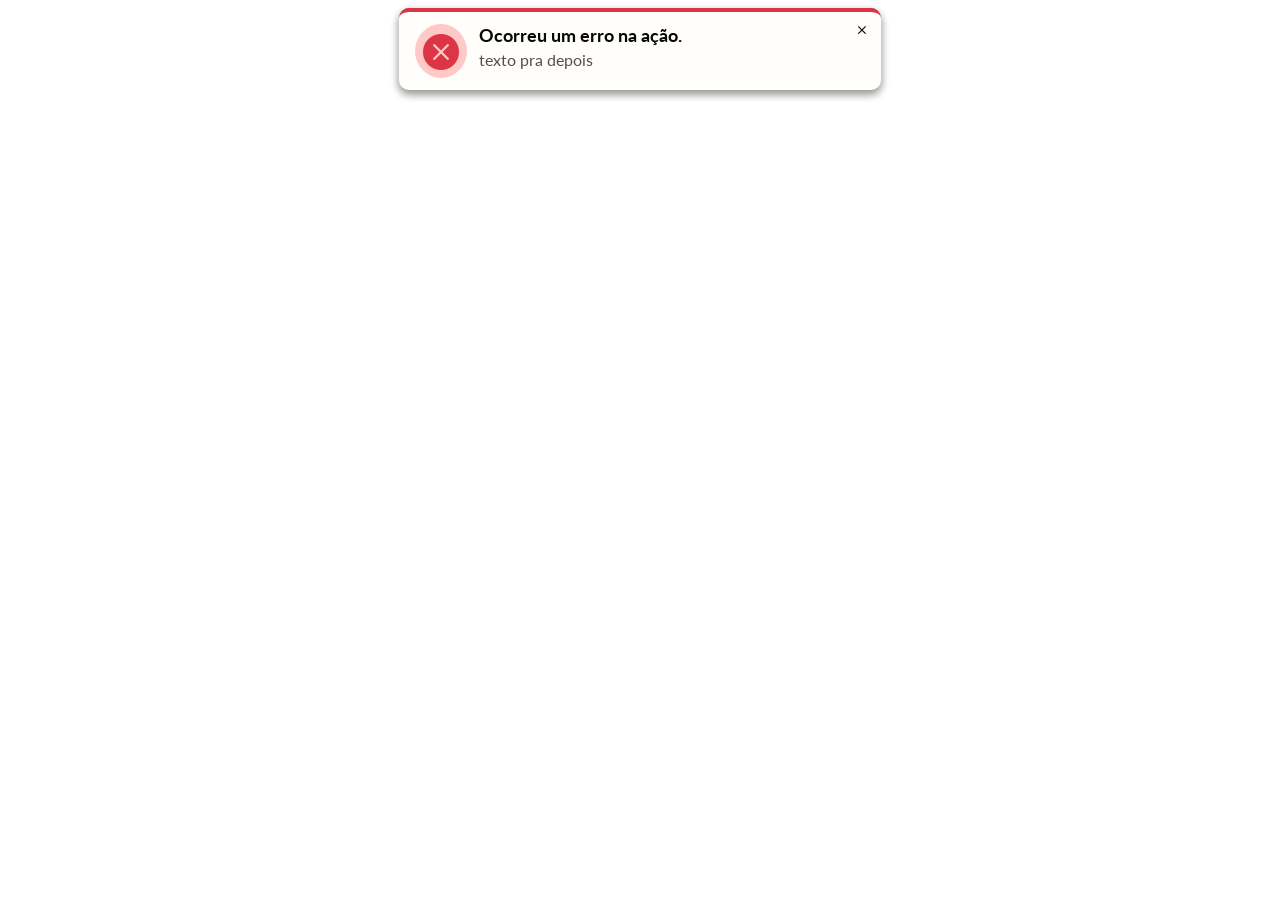
<file: src/components/toast/toasts.html>
<!DOCTYPE html>
<html>
    <head>
        <title>formulario</title>
        <meta charset="UTF-8">
        <link rel="stylesheet" href="https://cdn.jsdelivr.net/npm/bootstrap-icons@1.11.1/font/bootstrap-icons.css">
        <link href="https://fonts.googleapis.com/css2?family=Lato:wght@400;700&display=swap" rel="stylesheet">
        <link rel="stylesheet" href="toasts.css">
        <script src="toasts.js" defer></script>
    </head>
    <body class="font-normal">
        <!-- Toast Confirma -->
        <div class="toast_modelo" id="toast_confirma">
          <button class="btn_fechar_toast">
               <i class="bi bi-x"></i>
          </button>

           <div class="toast_content">
            <i class="bi bi-check-circle-fill icone_alerta"></i>
            <div class="texto_alerta">
                <h4>Ação feita com sucesso.</h4>
                <p>Seu item foi salvo com sucesso!</p>
            </div>
        </div>
        </div>
        <!-- Toast Erro -->
         <div class="toast_modelo" id="toast_erro"> 
          <button class="btn_fechar_toast">
               <i class="bi bi-x"></i>
          </button>

             <div class="toast_content">
                  <i class="bi bi-x-circle-fill icone_alerta"></i>
                  <div class="texto_alerta">
                       <h4>Ocorreu um erro na ação.</h4>
                       <p>texto pra depois</p>
                    </div>
               </div>
        </div> 
    </body>
</html>
</file>
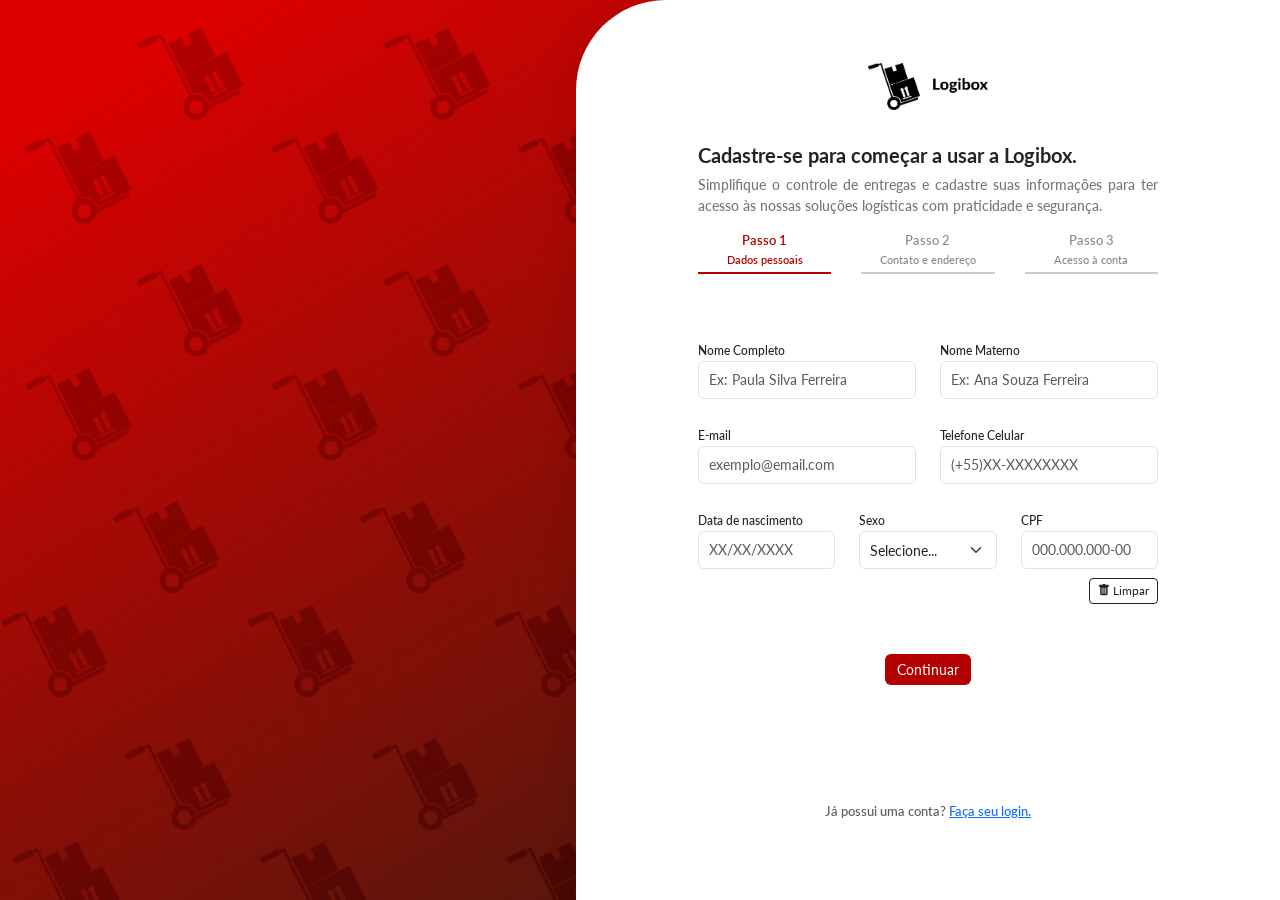
<file: src/pages/form/cadastro.html>
<!DOCTYPE html>
<html lang="pt-br">
<head>
  <meta charset="UTF-8" />
  <meta name="viewport" content="width=device-width, initial-scale=1.0"/>
  <title>Logibox - Cadastro</title>
  <link href="https://cdn.jsdelivr.net/npm/bootstrap@5.3.3/dist/css/bootstrap.min.css" rel="stylesheet">
  <link rel="stylesheet" href="https://cdn.jsdelivr.net/npm/bootstrap-icons@1.11.1/font/bootstrap-icons.css">
  <link href="https://fonts.googleapis.com/css2?family=Lato:wght@400;700&display=swap" rel="stylesheet">
  <link rel="stylesheet" href="cadastro.css">
</head>
<body>
  <div class="main_container">
    <div class="left_side"></div>
    <div class="right_side">
      <div class="form_container">
        <div>
          <div class="form_header">
            <img src="../images/logoBlackHorizontal.png" alt="Logibox">
          </div>
          <div class="intro_text">
            <h5><strong>Cadastre-se para começar a usar a Logibox.</strong></h5>
            <p>Simplifique o controle de entregas e cadastre suas informações para ter acesso às nossas soluções logísticas com praticidade e segurança.</p>
          </div>
          <div class="steps mb-5">
            <div class="step active" data-step="0">Passo 1<br><small>Dados pessoais</small></div>
            <div class="step" data-step="1">Passo 2<br><small>Contato e endereço</small></div>
            <div class="step" data-step="2">Passo 3<br><small>Acesso à conta</small></div>
          </div>
        </div>

        <form id="multi_step_form" style="flex-grow: 1;">
          <!-- Passo 1 -->
          <div class="form_step active" data-step="0">
            <div class="row">
              <div class="col">
                <label>Nome Completo</label>
                <input type="text" class="form-control" placeholder="Ex: Paula Silva Ferreira" data-key="nome">
              </div>
              <div class="col">
                <label>Nome Materno</label>
                <input type="text" class="form-control" placeholder="Ex: Ana Souza Ferreira" data-key="nome_materno">
              </div>
            </div>
            <div class="row">
              <div class="col">
                <label>E-mail</label>
                <input type="text" class="form-control" placeholder="exemplo@email.com" data-key="email">
              </div>
              <div class="col">
                <label>Telefone Celular</label>
                <input type="text" class="form-control" placeholder="(+55)XX-XXXXXXXX" data-key="telefone">
              </div>
            </div>
            <div class="row">
              <div class="col">
                <label>Data de nascimento</label>
                <input type="text" class="form-control" placeholder="XX/XX/XXXX" data-key="data_nasc">
              </div>
              <div class="col">
                <label>Sexo</label>
                <select class="form-select" data-key="sexo">
                  <option value="">Selecione...</option>
                  <option>Feminino</option><option>Masculino</option><option>Outro</option>
                </select>
              </div>
              <div class="col">
                <label>CPF</label>
                <input type="text" class="form-control" placeholder="000.000.000-00" data-key="cpf">
              </div>
            </div>
            <div class="text-end">
              <button type="reset" class="btn btn-outline-dark btn-sm limpar"><i class="bi bi-trash-fill"></i> Limpar</button>
            </div>
            <div class="text-center">
              <button type="button" class="btn btn-danger next_step">Continuar</button>
            </div>
          </div>

          <!-- Passo 2 -->
          <div class="form_step" data-step="1">
            <div class="row">
              <div class="col">
                <label>CEP</label>
                <input type="text" class="form-control" placeholder="00000-000" data-key="cep">
              </div>
              <div class="col">
                <label>Estado</label>
                <select class="form-select" data-key="estado">
                  <option value="">Selecione...</option>
                  <option>RJ</option><option>SP</option><option>MG</option>
                </select>
              </div>
            </div>
            <div class="row">
              <div class="col">
                <label>Cidade</label>
                <input type="text" class="form-control" placeholder="Cidade" data-key="cidade">
              </div>
              <div class="col">
                <label>Bairro</label>
                <input type="text" class="form-control" placeholder="Bairro" data-key="bairro">
              </div>
            </div>
            <div class="row">
              <div class="col">
                <label>Nº da rua</label>
                <input type="text" class="form-control" placeholder="Número" data-key="numero">
              </div>
              <div class="col">
                <label>Rua</label>
                <input type="text" class="form-control" placeholder="Rua" data-key="rua">
              </div>
            </div>
            <div class="mb-2">
              <label>Complemento</label>
              <input type="text" class="form-control" placeholder="Complemento" data-key="complemento">
            </div>
            <div class="text-end">
              <button type="reset" class="btn btn-outline-dark btn-sm limpar"><i class="bi bi-trash-fill"></i> Limpar</button>
            </div>
            <div class="text-center">
              <button type="button" class="btn btn-danger prev_step">Voltar</button>
              <button type="button" class="btn btn-danger next_step">Continuar</button>
            </div>
          </div>

          <!-- Passo 3 -->
          <div class="form_step" data-step="2">
            <div class="mb-2">
              <label>Login</label>
              <input type="text" class="form-control" placeholder="6 letras" data-key="login">
            </div>
            <div class="mb-2">
              <label>Senha</label>
              <input type="password" class="form-control" placeholder="8 letras" data-key="senha">
            </div>
            <div class="mb-2">
              <label>Repetir senha</label>
              <input type="password" class="form-control" placeholder="Repita a senha" data-key="repetir_senha">
            </div>
            <div class="text-end">
              <button type="reset" class="btn btn-outline-dark btn-sm limpar"><i class="bi bi-trash-fill"></i> Limpar</button>
            </div>
            <div class="text-center">
              <button type="button" class="btn btn-danger prev_step">Voltar</button>
              <button type="submit" class="btn btn-danger">Concluir</button>
            </div>
          </div>
        </form>
        <p class="text-muted text-center small mt-3">Já possui uma conta? <a href="#">Faça seu login.</a></p>
      </div>
    </div>
  </div>

  <!-- Modal -->
  <div class="modal fade" id="feedback_modal" tabindex="-1">
    <div class="modal-dialog modal-dialog-centered">
      <div class="modal-content text-center">
        <div class="modal-header bg-danger text-white">
          <h5 class="modal-title" id="modal_title"></h5>
          <button type="button" class="btn-close btn-close-white" data-bs-dismiss="modal"></button>
        </div>
        <div class="modal-body" id="modal_message"></div>
        <div class="modal-footer">
          <button type="button" class="btn btn-danger" data-bs-dismiss="modal">Fechar</button>
        </div>
      </div>
    </div>
  </div>

<script src="https://cdn.jsdelivr.net/npm/bootstrap@5.3.3/dist/js/bootstrap.bundle.min.js"></script>
<script src="cadastro.js"></script>
</body>
</html>
</file>
<file: src/components/modal/create-produto/style.css>
/* ================= VARIABLES ================= */

:root {
  /* === Fontes === */
  --font-family-base: "Lato", sans-serif;

  /* === Cores === */
  --logo-primary: #ad0000;
  --logo-secondary: #4c180c;
  --logo-hover: #ca00007e;
  --logo-active: #ca000071;

  --text-highcontrast: #070707;
  --text-main: #161616;
  --text-hierarchy-1: #363636;
  --text-hierarchy-2: #504f4f;
  --text-disabled: #838382;
  --text-disabled-contrast: #b9b8b8;
  --text-oposite: #fffbfb;

  --component-separator: #e9e7e2;
  --component-dark-1: #797877;
  --component-dark-2: #454544;
  --component-dark-main: #393938;
  --component-blue: #5b6073;
  --component-disabled: #d9d7d5;
  --component-bg-main: #f3f5f7;
  --component-bg-1: #fffefa;
  --component-bg-2: #f9f6f4;
  --component-bg-dashboard: #f3f5f7;
}

:root.darkmode {
  --text-highcontrast: #f8f8f8;
  --text-main: #ededed;
  --text-hierarchy-1: #cfcfcf;
  --text-hierarchy-2: #a7a7a7;
  --text-disabled: #7b7b7b;
  --text-disabled-contrast: #5e5e5e;

  --component-separator: #2b2b2b;
  --component-dark-1: #9b9b9b;
  --component-dark-2: #c5c5c5;
  --component-dark-main: #d9d9d9;
  --component-blue: #8d96b8;
  --component-disabled: #4b4b4b;
  --component-bg-main: #1c1c1c;
  --component-bg-1: #212121;
  --component-bg-2: #2a2a2a;
  --component-bg-dashboard: #1c1c1c;
}

/* =================== FONT SIZES ====================*/

body.font-small {
  --fs-xs: clamp(12px, 1.3vw, 13.5px);
  --fs-sm: clamp(13px, 1.4vw, 14.5px);
  --fs-md: clamp(14.5px, 1.6vw, 16px);
  --fs-lg: clamp(20px, 2.2vw, 23.5px);
  --fs-xl: clamp(32px, 3.6vw, 41px);
  --fs-xxl: clamp(36px, 4.5vw, 47px);
}

body.font-normal {
  --fs-xs: clamp(13px, 1.5vw, 15px);
  --fs-sm: clamp(14px, 1.6vw, 16px);
  --fs-md: clamp(16px, 1.8vw, 18px);
  --fs-lg: clamp(22px, 2.5vw, 26px);
  --fs-xl: clamp(36px, 4vw, 46px);
  --fs-xxl: clamp(40px, 5vw, 52px);
}

body.font-large {
  --fs-xs: clamp(14px, 1.7vw, 16.5px);
  --fs-sm: clamp(15.5px, 1.8vw, 18px);
  --fs-md: clamp(18px, 2vw, 20.5px);
  --fs-lg: clamp(24.5px, 2.8vw, 29.5px);
  --fs-xl: clamp(40px, 4.5vw, 52px);
  --fs-xxl: clamp(44px, 5.5vw, 60px);
}

/* ================= MODAL CONTAINER ================= */
.hidden {
  display: none;
}

#modalOverlay {
  position: fixed;
  top: 0;
  left: 0;
  width: 100%;
  height: 100%;
  background-color: var(--component-dark-2);
  z-index: 999;
  display: flex;
  justify-content: center;
  align-items: center;
  overflow: hidden;
}

#modalView {
  background-color: rgb(253, 251, 248);
  max-width: 1000px;
  max-height: 95vh;
  margin: 50px 20px 30px 20px;
  display: flex;
  overflow-y: auto;
  border-radius: 10px;
  box-shadow: 0px 0px 15px 5px rgba(0, 0, 0, 0.2);
}

#content {
  padding: 20px;
  width: 100%;
}


/* ================= HEADER ================= */

.modalHeader {
  display: flex;
  flex-direction: row;
  justify-content: space-between;
  align-items: center;
  padding: 12px 1px;
  gap: 10px;
  border-bottom: 1px solid var(--component-dark-1);
}

.modalHeader h1 {
  margin-left: 12%;
}

.modalHeader p {
  color: #5c5a5a;
  margin-right: 10px;
}

#closeButton {
  background-color: transparent;
  border: none;
  font-size: 25px;
  color: var(--component-dark-main);
}

#closeButton:hover {
  color: var(--logo-hover);
  cursor: pointer;
  transition: 0.3s;
}

/* ================= FORM ================= */
.modalForm {
  margin: 70px 40px 30px 40px;
  display: flex;
  justify-content: center;
}

.formInfo {
  display: flex;
  flex-wrap: wrap;
  gap: 24px;
  width: 100%;
  max-width: 900px;
}

.formGroup {
  display: flex;
  flex-direction: column;
  gap: 6px;
  margin-bottom: 20px;
}


/* Organização dos inputs */

.formColumn {
     display: flex;
     flex-direction: column;
     flex: 1;
}

.flexInput {
  display: flex;
  gap: 20px;
  align-items: flex-end;
  margin-top: 10%;
}

.labelInput {
  font-size: 16px;
  color: var(--text-main);
}



/* ================= INPUTS CONFIG ================= */

.input_padrao,
.input_textarea,
.input_pequeno,
.seletor {
  border: 1px solid var(--component-dark-1);
  border-radius: 6px;
  font-size: 16px;
  color: var(--text-main);
  padding: 10px 12px;
  outline: none;
  box-sizing: border-box;
  background-color: var(--component-bg-1);
}

.input_textarea {
  width: 300px;
  color: var(--text-disabled);
}

.input_pequeno {
     width: 100%;
}

.input_padrao::placeholder,
.input_textarea::placeholder {
     font-size: var(--placeholder-font-size, 16px);
}

/* Inputs com ícones */

.input_seletor {
     position: relative;
     display: flex;
     align-items: center;
     width: 100%;
}

.input_moeda {
     position: relative;
     display: flex;
     align-items: center;
}

.input_moeda span {
  position: absolute;
  left: 10px;
  color: var(--text-main);
}

.input_moeda input {
  padding-left: 35px; 
}

/* Padding relativo ao ícone */
.input_senha .input_padrao {
     padding-right: 2.2em;
}
.input_pesquisa .input_padrao {
     padding-left: 2.2em;
}
.input_seletor .seletor {
  width: 100%;
  padding-right: 2.2em;
  -webkit-appearance: none;
  -moz-appearance: none;
  appearance: none;
}

/* Ícones posicionados */
.input_senha i,
.input_pesquisa i,
.input_seletor i {
     position: absolute;
  top: 50%;
  transform: translateY(-50%);
  font-size: 1em;
  cursor: pointer;
}

/* ícones dos inputs */
.input_senha i {
     right: 12px;
  pointer-events: auto;
}
.input_seletor i {
  right: 12px;
  pointer-events: none;
}
.input_pesquisa i {
  left: 12px;
  pointer-events: none;
}


/* ================= FORM BUTTONS ================= */

.formButtons {
  display: flex;
  justify-content: space-evenly;
  margin-top: 10%;
}

 .botao_criar, .botao_limpar{
  border-radius: 6px;
  cursor: pointer;
  display: inline-flex;
  align-items: center;
  line-height: 1;
  gap: 7px;
  transition: all 0.3s ease;
  background-color: transparent;
}

.botao_excluir, .botao_visualizar {
  color: var(--logo-primary);
  padding: 11px 20px;
  border: 1px solid var(--logo-primary);
  font-size: 16px;
}

.botao_criar {
    background-color: var(--logo-primary);
    color: var(--text-oposite);
    border: none;
    font-size: 18px;
    padding: 11px 20px;
}

.botao_criar,
.botao_salvar {
     padding: 11px 20px;
}

.botao_criar i {
     font-size: 25px;
}

.botao_limpar {
    color: var(--component-dark-main);
    padding: 5px 17px;
    border: 1px solid var(--component-dark-main);
    font-size: 16px;
}

/* Hover */

.botao_excluir:hover{
  background-color: var(--logo-hover);
}

.botao_limpar:hover {
     background-color: var(--component-separator);
     color: var(--text-hierarchy-1);
}



.botao_criar:hover {
    background-color: var(--logo-hover);
}

.botao_excluir:hover,
.botao_editar:hover,
.botao_visualizar:hover {
     background-color: var(--logo-hover);
}




/* ================= MEDIA QUERY ================= */

/* Form */
@media (max-width: 930px) {
  .formContainer {
    gap: 20px;
  }
}

@media (max-width: 768px) {
  .formContainer {
    flex-direction: column;
    align-items: center;
  }

  #modalView {
    max-width: 100%;
    width: 70%;
  }

  .input_moeda input {
  padding-left: 30px; 
}

  .formGroup {
    width: 100%;
  }

  .formButtons {
     padding-bottom: 35px;
     flex-wrap: wrap;
     gap: 25px;
     max-width: 90%;
  }

   .input_textarea {
    width: 100%; 
    max-width: 400px;
  }
}

@media (max-width: 600px) {
  .formButtons {
     flex-direction: column;
  }

  .botao_excluir, .botao_salvar, .botao_limpar, .botao_visualizar {
     width: 100%;
     justify-content: center;
  }
}
</file>
<file: src/components/modal/edit-produto/style.css>
/* ================= VARIABLES ================= */

:root {
  /* === Fontes === */
  --font-family-base: "Lato", sans-serif;

  /* === Cores === */
  --logo-primary: #ad0000;
  --logo-secondary: #4c180c;
  --logo-hover: #ca00007e;
  --logo-active: #ca000071;

  --text-highcontrast: #070707;
  --text-main: #161616;
  --text-hierarchy-1: #363636;
  --text-hierarchy-2: #504f4f;
  --text-disabled: #838382;
  --text-disabled-contrast: #b9b8b8;
  --text-oposite: #fffbfb;

  --component-separator: #e9e7e2;
  --component-dark-1: #797877;
  --component-dark-2: #454544;
  --component-dark-main: #393938;
  --component-blue: #5b6073;
  --component-disabled: #d9d7d5;
  --component-bg-main: #f3f5f7;
  --component-bg-1: #fffefa;
  --component-bg-2: #f9f6f4;
  --component-bg-dashboard: #f3f5f7;
}

:root.darkmode {
  --text-highcontrast: #f8f8f8;
  --text-main: #ededed;
  --text-hierarchy-1: #cfcfcf;
  --text-hierarchy-2: #a7a7a7;
  --text-disabled: #7b7b7b;
  --text-disabled-contrast: #5e5e5e;

  --component-separator: #2b2b2b;
  --component-dark-1: #9b9b9b;
  --component-dark-2: #c5c5c5;
  --component-dark-main: #d9d9d9;
  --component-blue: #8d96b8;
  --component-disabled: #4b4b4b;
  --component-bg-main: #1c1c1c;
  --component-bg-1: #212121;
  --component-bg-2: #2a2a2a;
  --component-bg-dashboard: #1c1c1c;
}

/* =================== FONT SIZES ====================*/

body.font-small {
  --fs-xs: clamp(12px, 1.3vw, 13.5px);
  --fs-sm: clamp(13px, 1.4vw, 14.5px);
  --fs-md: clamp(14.5px, 1.6vw, 16px);
  --fs-lg: clamp(20px, 2.2vw, 23.5px);
  --fs-xl: clamp(32px, 3.6vw, 41px);
  --fs-xxl: clamp(36px, 4.5vw, 47px);
}

body.font-normal {
  --fs-xs: clamp(13px, 1.5vw, 15px);
  --fs-sm: clamp(14px, 1.6vw, 16px);
  --fs-md: clamp(16px, 1.8vw, 18px);
  --fs-lg: clamp(22px, 2.5vw, 26px);
  --fs-xl: clamp(36px, 4vw, 46px);
  --fs-xxl: clamp(40px, 5vw, 52px);
}

body.font-large {
  --fs-xs: clamp(14px, 1.7vw, 16.5px);
  --fs-sm: clamp(15.5px, 1.8vw, 18px);
  --fs-md: clamp(18px, 2vw, 20.5px);
  --fs-lg: clamp(24.5px, 2.8vw, 29.5px);
  --fs-xl: clamp(40px, 4.5vw, 52px);
  --fs-xxl: clamp(44px, 5.5vw, 60px);
}

/* ================= MODAL CONTAINER ================= */
.hidden {
  display: none;
}

#modalOverlay {
  position: fixed;
  top: 0;
  left: 0;
  width: 100%;
  height: 100%;
  background-color: var(--component-dark-2);
  z-index: 999;
  display: flex;
  justify-content: center;
  align-items: center;
  overflow: hidden;
}

#modalView {
  background-color: rgb(253, 251, 248);
  max-width: 1000px;
  max-height: 95vh;
  margin: 50px 20px 30px 20px;
  display: flex;
  overflow-y: auto;
  border-radius: 10px;
  box-shadow: 0px 0px 15px 5px rgba(0, 0, 0, 0.2);
}

#content {
  padding: 20px;
  width: 100%;
}


/* ================= HEADER ================= */

.modalHeader {
  display: flex;
  flex-direction: row;
  justify-content: space-between;
  align-items: center;
  padding: 12px 1px;
  gap: 10px;
  border-bottom: 1px solid var(--component-dark-1);
}

.modalHeader h1 {
  margin-left: 12%;
}

.modalHeader p {
  color: #5c5a5a;
  margin-right: 10px;
}

#closeButton {
  background-color: transparent;
  border: none;
  font-size: 25px;
  color: var(--component-dark-main);
}

#closeButton:hover {
  color: var(--logo-hover);
  cursor: pointer;
  transition: 0.3s;
}

/* ================= FORM ================= */
.modalForm {
  margin: 70px 40px 30px 40px;
  display: flex;
  justify-content: center;
}

.formInfo {
  display: flex;
  flex-wrap: wrap;
  gap: 24px;
  width: 100%;
  max-width: 900px;
}

.formGroup {
  display: flex;
  flex-direction: column;
  gap: 6px;
  margin-bottom: 20px;
}


/* Organização dos inputs */

.formColumn {
     display: flex;
     flex-direction: column;
     flex: 1;
}

.flexInput {
  display: flex;
  gap: 20px;
  align-items: flex-end;
  margin-top: 10%;
}

.labelInput {
  font-size: 16px;
  color: var(--text-main);
}



/* ================= INPUTS CONFIG ================= */

.input_padrao,
.input_textarea,
.input_pequeno,
.seletor {
  border: 1px solid var(--component-dark-1);
  border-radius: 6px;
  font-size: 16px;
  color: var(--text-main);
  padding: 10px 12px;
  outline: none;
  box-sizing: border-box;
  background-color: var(--component-bg-1);
}

.input_textarea {
  width: 300px;
  color: var(--text-disabled);
}

.input_pequeno {
     width: 100%;
}

.input_padrao::placeholder,
.input_textarea::placeholder {
     font-size: var(--placeholder-font-size, 16px);
}

/* Inputs com ícones */

.input_seletor {
     position: relative;
     display: flex;
     align-items: center;
     width: 100%;
}

.input_moeda {
     position: relative;
     display: flex;
     align-items: center;
}

.input_moeda span {
  position: absolute;
  left: 10px;
  color: var(--text-main);
}

.input_moeda input {
  padding-left: 35px; 
}

/* Padding relativo ao ícone */
.input_senha .input_padrao {
     padding-right: 2.2em;
}
.input_pesquisa .input_padrao {
     padding-left: 2.2em;
}
.input_seletor .seletor {
  width: 100%;
  padding-right: 2.2em;
  -webkit-appearance: none;
  -moz-appearance: none;
  appearance: none;
}

/* Ícones posicionados */
.input_senha i,
.input_pesquisa i,
.input_seletor i {
     position: absolute;
  top: 50%;
  transform: translateY(-50%);
  font-size: 1em;
  cursor: pointer;
}

/* ícones dos inputs */
.input_senha i {
     right: 12px;
  pointer-events: auto;
}
.input_seletor i {
  right: 12px;
  pointer-events: none;
}
.input_pesquisa i {
  left: 12px;
  pointer-events: none;
}


/* ================= FORM BUTTONS ================= */

.formButtons {
  display: flex;
  justify-content: space-evenly;
  margin-top: 10%;
}

.botao_excluir, .botao_salvar, .botao_limpar, .botao_visualizar {
  border-radius: 6px;
  cursor: pointer;
  display: inline-flex;
  align-items: center;
  line-height: 1;
  gap: 7px;
  transition: all 0.3s ease;
  background-color: transparent;
}

.botao_excluir, .botao_visualizar {
  color: var(--logo-primary);
  padding: 11px 20px;
  border: 1px solid var(--logo-primary);
  font-size: 16px;
}

.botao_salvar {
    background-color: var(--logo-primary);
    color: var(--text-oposite);
    border: none;
    font-size: 18px;
    padding: 11px 20px;
}

.botao_limpar {
    color: var(--component-dark-main);
    padding: 5px 17px;
    border: 1px solid var(--component-dark-main);
    font-size: 16px;
}

/* Hover */

.botao_excluir:hover{
  background-color: var(--logo-hover);
}

.botao_limpar:hover {
     background-color: var(--component-separator);
     color: var(--text-hierarchy-1);
}

/* Hover */

.botao_excluir:hover,
.botao_editar:hover,
.botao_visualizar:hover {
     background-color: rgba(173, 0, 0, 0.5);
}




/* ================= MEDIA QUERY ================= */

/* Form */
@media (max-width: 930px) {
  .formContainer {
    gap: 20px;
  }
}

@media (max-width: 768px) {
  .formContainer {
    flex-direction: column;
    align-items: center;
  }

  #modalView {
    max-width: 100%;
    width: 70%;
  }

  .input_moeda input {
  padding-left: 30px; 
}

  .formGroup {
    width: 100%;
  }

  .formButtons {
     padding-bottom: 35px;
     flex-wrap: wrap;
     gap: 25px;
     max-width: 90%;
  }

   .input_textarea {
    width: 100%; 
    max-width: 400px;
  }
}

@media (max-width: 600px) {
  .formButtons {
     flex-direction: column;
  }

  .botao_excluir, .botao_salvar, .botao_limpar, .botao_visualizar {
     width: 100%;
     justify-content: center;
  }
}
</file>
<file: src/components/modal/view-produto/style.css>
/* ================= VARIABLES ================= */

:root {
  /* === Fontes === */
  --font-family-base: "Lato", sans-serif;

  /* === Cores === */
  --logo-primary: #ad0000;
  --logo-secondary: #4c180c;
  --logo-hover: #ca00007e;
  --logo-active: #ca000071;

  --text-highcontrast: #070707;
  --text-main: #161616;
  --text-hierarchy-1: #363636;
  --text-hierarchy-2: #504f4f;
  --text-disabled: #838382;
  --text-disabled-contrast: #b9b8b8;
  --text-oposite: #fffbfb;

  --component-separator: #e9e7e2;
  --component-dark-1: #797877;
  --component-dark-2: #454544;
  --component-dark-main: #393938;
  --component-blue: #5b6073;
  --component-disabled: #d9d7d5;
  --component-bg-main: #f3f5f7;
  --component-bg-1: #fffefa;
  --component-bg-2: #f9f6f4;
  --component-bg-dashboard: #f3f5f7;
}

:root.darkmode {
  --text-highcontrast: #f8f8f8;
  --text-main: #ededed;
  --text-hierarchy-1: #cfcfcf;
  --text-hierarchy-2: #a7a7a7;
  --text-disabled: #7b7b7b;
  --text-disabled-contrast: #5e5e5e;

  --component-separator: #2b2b2b;
  --component-dark-1: #9b9b9b;
  --component-dark-2: #c5c5c5;
  --component-dark-main: #d9d9d9;
  --component-blue: #8d96b8;
  --component-disabled: #4b4b4b;
  --component-bg-main: #1c1c1c;
  --component-bg-1: #212121;
  --component-bg-2: #2a2a2a;
  --component-bg-dashboard: #1c1c1c;
}

/* =================== FONT SIZES ====================*/

body.font-small {
  --fs-xs: clamp(12px, 1.3vw, 13.5px);
  --fs-sm: clamp(13px, 1.4vw, 14.5px);
  --fs-md: clamp(14.5px, 1.6vw, 16px);
  --fs-lg: clamp(20px, 2.2vw, 23.5px);
  --fs-xl: clamp(32px, 3.6vw, 41px);
  --fs-xxl: clamp(36px, 4.5vw, 47px);
}

body.font-normal {
  --fs-xs: clamp(13px, 1.5vw, 15px);
  --fs-sm: clamp(14px, 1.6vw, 16px);
  --fs-md: clamp(16px, 1.8vw, 18px);
  --fs-lg: clamp(22px, 2.5vw, 26px);
  --fs-xl: clamp(36px, 4vw, 46px);
  --fs-xxl: clamp(40px, 5vw, 52px);
}

body.font-large {
  --fs-xs: clamp(14px, 1.7vw, 16.5px);
  --fs-sm: clamp(15.5px, 1.8vw, 18px);
  --fs-md: clamp(18px, 2vw, 20.5px);
  --fs-lg: clamp(24.5px, 2.8vw, 29.5px);
  --fs-xl: clamp(40px, 4.5vw, 52px);
  --fs-xxl: clamp(44px, 5.5vw, 60px);
}

/* ================= MODAL CONTAINER ================= */
.hidden {
  display: none;
}

#modalOverlay {
  position: fixed;
  top: 0;
  left: 0;
  width: 100%;
  height: 100%;
  background-color: var(--component-dark-2);
  z-index: 999;
  display: flex;
  justify-content: center;
  align-items: center;
  overflow: hidden;
}

#modalView {
  background-color: rgb(253, 251, 248);
  max-width: 1000px;
  max-height: 95vh;
  margin: 50px 20px 30px 20px;
  display: flex;
  overflow-y: auto;
  border-radius: 10px;
  box-shadow: 0px 0px 15px 5px rgba(0, 0, 0, 0.2);
}

#content {
  padding: 20px;
  width: 100%;
}


/* ================= HEADER ================= */

.modalHeader {
  display: flex;
  flex-direction: row;
  justify-content: space-between;
  align-items: center;
  padding: 12px 1px;
  gap: 10px;
  border-bottom: 1px solid var(--component-dark-1);
}

.modalHeader h1 {
  margin-left: 12%;
}

.modalHeader p {
  color: #5c5a5a;
  margin-right: 10px;
}

#closeButton {
  background-color: transparent;
  border: none;
  font-size: 25px;
  color: var(--component-dark-main);
}

#closeButton:hover {
  color: var(--logo-hover);
  cursor: pointer;
  transition: 0.3s;
}

/* ================= FORM ================= */
.modalForm {
  margin: 70px 40px 30px 40px;
  display: flex;
  justify-content: center;
}

.formInfo {
  display: flex;
  flex-wrap: wrap;
  gap: 24px;
  width: 100%;
  max-width: 900px;
}

.formGroup {
  display: flex;
  flex-direction: column;
  gap: 6px;
  margin-bottom: 20px;
}


/* Organização dos inputs */

.formColumn {
     display: flex;
     flex-direction: column;
     flex: 1;
}

.flexInput {
  display: flex;
  gap: 20px;
  align-items: flex-end;
  margin-top: 10%;
}

.labelInput {
  font-size: 16px;
  color: var(--text-main);
}



/* ================= INPUTS CONFIG ================= */

.input_padrao,
.input_textarea,
.input_pequeno,
.seletor {
  border: 1px solid var(--component-dark-1);
  border-radius: 6px;
  font-size: 16px;
  color: var(--text-main);
  padding: 10px 12px;
  outline: none;
  box-sizing: border-box;
  background-color: var(--component-bg-1);
}

.input_textarea {
  width: 300px;
  color: var(--text-disabled);
}

.input_pequeno {
     width: 100%;
}

.input_padrao::placeholder,
.input_textarea::placeholder {
     font-size: var(--placeholder-font-size, 16px);
}

/* Inputs com ícones */

.input_seletor {
     position: relative;
     display: flex;
     align-items: center;
     width: 100%;
}

.input_moeda {
     position: relative;
     display: flex;
     align-items: center;
}

.input_moeda span {
  position: absolute;
  left: 10px;
  color: var(--text-main);
}

.input_moeda input {
  padding-left: 35px; 
}

/* Padding relativo ao ícone */
.input_senha .input_padrao {
     padding-right: 2.2em;
}
.input_pesquisa .input_padrao {
     padding-left: 2.2em;
}
.input_seletor .seletor {
  width: 100%;
  padding-right: 2.2em;
  -webkit-appearance: none;
  -moz-appearance: none;
  appearance: none;
}

/* Ícones posicionados */
.input_senha i,
.input_pesquisa i,
.input_seletor i {
position: absolute;
  top: 50%;
  transform: translateY(-50%);
  font-size: 1em;
  cursor: pointer;
}

/* ícones dos inputs */
.input_senha i {
     right: 12px;
  pointer-events: auto;
}
.input_seletor i {
  right: 12px;
  pointer-events: none;
}
.input_pesquisa i {
  left: 12px;
  pointer-events: none;
}


/* ================= FORM BUTTONS ================= */

.formButtons {
  display: flex;
  justify-content: space-evenly;
  margin-top: 10%;
}

.botao_excluir, .botao_editar {
  border-radius: 6px;
  cursor: pointer;
  display: inline-flex;
  align-items: center;
  line-height: 1;
  gap: 7px;
  transition: all 0.3s ease;
  background-color: transparent;
}

.botao_excluir, .botao_editar {
  color: var(--logo-primary);
  padding: 11px 20px;
  border: 1px solid var(--logo-primary);
  font-size: 16px;
}

/* Hover */

.botao_excluir:hover{
  background-color: var(--logo-hover);
}

.botao_limpar:hover {
     background-color: var(--component-separator);
     color: var(--text-hierarchy-1);
}

/* Hover */

.botao_excluir:hover,
.botao_editar:hover,
.botao_visualizar:hover {
     background-color: rgba(173, 0, 0, 0.5);
}




/* ================= MEDIA QUERY ================= */

/* Form */
@media (max-width: 930px) {
  .formContainer {
    gap: 20px;
  }
}

@media (max-width: 768px) {
  .formContainer {
    flex-direction: column;
    align-items: center;
  }

  #modalView {
    max-width: 100%;
    width: 70%;
  }

  .input_moeda input {
  padding-left: 30px; 
}

  .formGroup {
    width: 100%;
  }

  .formButtons {
     padding-bottom: 35px;
     flex-wrap: wrap;
     gap: 25px;
     max-width: 90%;
  }

   .input_textarea {
    width: 100%; 
    max-width: 400px;
  }
}

@media (max-width: 600px) {
  .formButtons {
     flex-direction: column;
  }

  .botao_excluir, .botao_salvar, .botao_limpar, .botao_visualizar {
     width: 100%;
     justify-content: center;
  }
}
</file>
<file: src/components/modal/view-user/style.css>
/* ================= VARIABLES ================= */

:root {
  /* === Fontes === */
  --font-family-base: "Lato", sans-serif;

  /* === Cores === */
  --logo-primary: #ad0000;
  --logo-secondary: #4c180c;
  --logo-hover: #ca00007e;
  --logo-active: #ca000071;

  --text-highcontrast: #070707;
  --text-main: #161616;
  --text-hierarchy-1: #363636;
  --text-hierarchy-2: #504f4f;
  --text-disabled: #838382;
  --text-disabled-contrast: #b9b8b8;

  --component-separator: #e9e7e2;
  --component-dark-1: #797877;
  --component-dark-2: #454544;
  --component-dark-main: #393938;
  --component-blue: #5b6073;
  --component-disabled: #d9d7d5;
  --component-bg-main: #f3f5f7;
  --component-bg-1: #fffefa;
  --component-bg-2: #f9f6f4;
  --component-bg-dashboard: #f3f5f7;
}

:root.darkmode {
  --text-highcontrast: #f8f8f8;
  --text-main: #ededed;
  --text-hierarchy-1: #cfcfcf;
  --text-hierarchy-2: #a7a7a7;
  --text-disabled: #7b7b7b;
  --text-disabled-contrast: #5e5e5e;

  --component-separator: #2b2b2b;
  --component-dark-1: #9b9b9b;
  --component-dark-2: #c5c5c5;
  --component-dark-main: #d9d9d9;
  --component-blue: #8d96b8;
  --component-disabled: #4b4b4b;
  --component-bg-main: #1c1c1c;
  --component-bg-1: #212121;
  --component-bg-2: #2a2a2a;
  --component-bg-dashboard: #1c1c1c;
}

/* =================== FONT SIZES ====================*/

body.font-small {
  --fs-xs: clamp(12px, 1.3vw, 13.5px);
  --fs-sm: clamp(13px, 1.4vw, 14.5px);
  --fs-md: clamp(14.5px, 1.6vw, 16px);
  --fs-lg: clamp(20px, 2.2vw, 23.5px);
  --fs-xl: clamp(32px, 3.6vw, 41px);
  --fs-xxl: clamp(36px, 4.5vw, 47px);
}

body.font-normal {
  --fs-xs: clamp(13px, 1.5vw, 15px);
  --fs-sm: clamp(14px, 1.6vw, 16px);
  --fs-md: clamp(16px, 1.8vw, 18px);
  --fs-lg: clamp(22px, 2.5vw, 26px);
  --fs-xl: clamp(36px, 4vw, 46px);
  --fs-xxl: clamp(40px, 5vw, 52px);
}

body.font-large {
  --fs-xs: clamp(14px, 1.7vw, 16.5px);
  --fs-sm: clamp(15.5px, 1.8vw, 18px);
  --fs-md: clamp(18px, 2vw, 20.5px);
  --fs-lg: clamp(24.5px, 2.8vw, 29.5px);
  --fs-xl: clamp(40px, 4.5vw, 52px);
  --fs-xxl: clamp(44px, 5.5vw, 60px);
}

/* ================= MODAL CONTAINER ================= */
.hidden {
  display: none;
}

#modalOverlay {
  position: fixed;
  top: 0;
  left: 0;
  width: 100%;
  height: 100%;
  background-color: var(--component-dark-2);
  z-index: 999;
  display: flex;
  justify-content: center;
  align-items: center;
  overflow: hidden;
}

#modalView {
  background-color: rgb(253, 251, 248);
  max-width: 1000px;
  max-height: 95vh;
  margin: 50px 20px 30px 20px;
  display: flex;
  overflow-y: auto;
  border-radius: 10px;
  box-shadow: 0px 0px 15px 5px rgba(0, 0, 0, 0.2);
}

#content {
  padding: 20px;
  width: 100%;
}

/* ================= HEADER ================= */

.modalHeader {
  display: flex;
  flex-direction: row;
  justify-content: space-between;
  align-items: center;
  padding: 12px 1px;
  gap: 10px;
  border-bottom: 1px solid var(--component-dark-1);
}

.modalHeader h1 {
  margin-left: 12%;
}

.modalHeader p {
  color: #5c5a5a;
  margin-right: 10px;
}

#closeButton {
  background-color: transparent;
  border: none;
  font-size: 25px;
  color: var(--component-dark-main);
}

#closeButton:hover {
  color: var(--logo-hover);
  cursor: pointer;
  transition: 0.3s;
}

/* ================= FORM ================= */
.modalForm {
  margin: 70px 40px 30px 40px;
  display: flex;
  justify-content: center;
}

.formInfo {
  display: flex;
  flex-wrap: wrap;
  gap: 24px;
  width: 100%;
  max-width: 900px;
  justify-content: center;
}

.formGroup {
  display: flex;
  flex-direction: column;
  gap: 6px;
  margin-bottom: 20px;
}

.labelInput {
  font-size: 16px;
  color: var(--text-main);
}

.flexInput {
     display: flex;
     flex-direction: row;
}

/* ================= INPUTS CONFIG ================= */

.input_padrao,
.input_textarea,
.seletor {
  border: 1px solid var(--component-dark-1);
  border-radius: 6px;
  font-size: 16px;
  color: var(--text-main);
  padding: 10px 12px;
  outline: none;
  box-sizing: border-box;
  background-color: var(--component-bg-1);
}

.input_textarea {
  width: 300px;
  color: var(--text-disabled);
}

.input_senha .input_padrao {
  width: 150px;
}

.input_pesquisa .input_padrao {
  width: 350px;
}



.input_padrao::placeholder,
.input_textarea::placeholder {
     font-size: var(--placeholder-font-size, 16px);
}

/* Inputs com ícones */
.input_senha,
.input_pesquisa {
     position: relative;
  display: inline-block;
}

.input_seletor {
     position: relative;
     display: flex;
     align-items: center;
     width: 100%;
}

/* Padding relativo ao ícone */
.input_senha .input_padrao {
     padding-right: 2.2em;
}
.input_pesquisa .input_padrao {
     padding-left: 2.2em;
}
.input_seletor .seletor {
  width: 100%;
  padding-right: 2.2em;
  -webkit-appearance: none;
  -moz-appearance: none;
  appearance: none;
}

/* Ícones posicionados */
.input_senha i,
.input_pesquisa i,
.input_seletor i {
     position: absolute;
  top: 50%;
  transform: translateY(-50%);
  font-size: 1em;
  cursor: pointer;
}

/* ícones dos inputs */
.input_senha i {
     right: 12px;
  pointer-events: auto;
}
.input_seletor i {
  right: 12px;
  pointer-events: none;
}
.input_pesquisa i {
  left: 12px;
  pointer-events: none;
}


/* ================= FORM BUTTONS ================= */

.formButtons {
  display: flex;
  justify-content: space-evenly;
  margin-top: 10%;
}

.botao_excluir, .botao_limpar {
  border-radius: 6px;
  cursor: pointer;
  display: inline-flex;
  align-items: center;
  line-height: 1;
  gap: 7px;
  transition: all 0.3s ease;
  background-color: transparent;
}

.botao_excluir {
  color: var(--logo-primary);
  padding: 11px 20px;
  border: 1px solid var(--logo-primary);
  font-size: 16px;
}

.botao_limpar {
    color: var(--component-dark-main);
    padding: 5px 17px;
    border: 1px solid var(--component-dark-main);
    font-size: 16px;
}

/* Hover */

.botao_excluir:hover{
  background-color: var(--logo-hover);
}

.botao_limpar:hover {
     background-color: var(--component-separator);
     color: var(--text-hierarchy-1);
}

/* ================= MEDIA QUERY ================= */

/* Form */
@media (max-width: 930px) {
  .formContainer {
    gap: 20px;
  }
}

@media (max-width: 768px) {
  .formContainer {
    flex-direction: column;
    align-items: center;
  }

  #modalView {
    max-width: 100%;
    width: 70%;
  }

  .formGroup {
    width: 100%;
  }

  .formButtons {
     padding-bottom: 35px;
  }
}
</file>
<file: src/components/table/estoque-table/style.css>
/* =========================================================
                          VARIÁVEIS
========================================================= */

:root {
     /* === Fontes === */
     --font-family-base: "Lato", sans-serif;

     /* === Cores === */
     --logo-primary: #ad0000;
     --logo-secondary: #4c180c;
     --logo-hover: #ca00007e;
     --logo-active: #ca00003d;

     --text-highcontrast: #070707;
     --text-main: #161616;
     --text-hierarchy-1: #363636;
     --text-hierarchy-2: #504f4f;
     --text-disabled: #838382;
     --text-disabled-contrast: #b9b8b8;
     --text-oposite: #fffbfb;

     --component-separator: #e9e7e2;
     --component-dark-1: #797877;
     --component-dark-2: #454544;
     --component-dark-main: #393938;
     --component-blue: #5b6073;
     --component-disabled: #d9d7d5;
     --component-shadow: #1a1a1a48;
     --component-bg-main: #f3f5f7;
     --component-bg-1: #fffefa;
     --component-bg-2: #f9f6f4;
     --component-bg-dashboard: #f3f5f7;
}

:root.darkmode {
     --text-highcontrast: #f8f8f8;
     --text-main: #ededed;
     --text-hierarchy-1: #cfcfcf;
     --text-hierarchy-2: #a7a7a7;
     --text-disabled: #7b7b7b;
     --text-disabled-contrast: #5e5e5e;
     --text-oposite: #080808;

     --component-separator: #2b2b2b;
     --component-dark-1: #9b9b9b;
     --component-dark-2: #c5c5c5;
     --component-dark-main: #d9d9d9;
     --component-blue: #8d96b8;
     --component-disabled: #4b4b4b;
       --component-shadow: #0000004b;
     --component-bg-main: #1c1c1c;
     --component-bg-1: #212121;
     --component-bg-2: #2a2a2a;
     --component-bg-dashboard: #1c1c1c;
}
/* =========================================================
                     TAMANHO DE FONTE
========================================================= */
body.font-small {
     --fs-xs: clamp(12px, 1.3vw, 13.5px);
     --fs-sm: clamp(13px, 1.4vw, 14.5px);
     --fs-md: clamp(14.5px, 1.6vw, 16px);
     --fs-lg: clamp(20px, 2.2vw, 23.5px);
     --fs-xl: clamp(32px, 3.6vw, 41px);
     --fs-xxl: clamp(36px, 4.5vw, 47px);
}

body.font-normal {
     --fs-xs: clamp(13px, 1.5vw, 15px);
     --fs-sm: clamp(14px, 1.6vw, 16px);
     --fs-md: clamp(16px, 1.8vw, 18px);
     --fs-lg: clamp(22px, 2.5vw, 26px);
     --fs-xl: clamp(36px, 4vw, 46px);
     --fs-xxl: clamp(40px, 5vw, 52px);
}

body.font-large {
     --fs-xs: clamp(14px, 1.7vw, 16.5px);
     --fs-sm: clamp(15.5px, 1.8vw, 18px);
     --fs-md: clamp(18px, 2vw, 20.5px);
     --fs-lg: clamp(24.5px, 2.8vw, 29.5px);
     --fs-xl: clamp(40px, 4.5vw, 52px);
     --fs-xxl: clamp(44px, 5.5vw, 60px);
}


/* =================== TABLE CONTAINER ====================*/

.content_geral {
     display: flex;
     flex-direction: column; /* Deixa o conteúdo empilhado (texto em cima, tabela embaixo) */
     align-items: center; /* Centraliza horizontalmente */
     min-height: 100vh;
     padding: 20px;
     box-sizing: border-box;
     width: 100%;
}
.container_tabela {
     position: relative;
     justify-self: center;
     width: 100%;
     max-width: 900px;
     min-height: 700px;
     height: auto;
     background-color: var(--component-bg-1);
     box-shadow: 2px 1px 20px var(--component-shadow);
     border-radius: 14px;
     overflow: visible;
}

/* =========================================================
                      ÁREA DE AÇÕES
========================================================= */

.acoes_tabela {
     display: flex;
     justify-content: center;
     gap: 20px;
     padding: 14px 0 18px 0;
     border-bottom: 2px solid var(--component-separator);
     width: 100%; 
     box-sizing: border-box; 
     overflow: hidden;
}

/* Input de pesquisa */
.input_padrao {
     border: 1px solid var(--component-dark-1);
     border-radius: 20px;
     color: var(--text-main);
     padding: 10px 12px;
     outline: none;
     box-sizing: border-box;
     background-color: transparent;
     padding-left: 40px;
     max-width: 100%;
     width: 300px;
     font-size: var(--fs-sm);
}

.input_pesquisa {
     position: relative;
     display: inline-block;
     padding-left: 2.2em;
     cursor: pointer;
}

.input_pesquisa i {
     position: absolute;
     top: 50%;
     left: 48px;
     transform: translateY(-50%);
     font-size: 1em;
     pointer-events: none;
     color: var(--text-main);
}

/* Botões de ação da tabela */
.botao_acao_tabela {
     background-color: transparent;
     border: none;
     color: var(--text-highcontrast);
     border-radius: 100%;
     width: 40px;
     height: 40px;
     transition: all 0.3s ease;
}

.botao_acao_tabela i {
     font-size: var(--fs-lg);
}

.botao_acao_tabela:hover {
     background-color: var(--component-separator);
}

/* =========================================================
                      TABLE CELL
========================================================= */

.envoltura_tabela {
     overflow-x: auto;
     overflow-y:visible;
     width: 100%;
     margin-top: 20px;
     scroll-behavior: smooth;
     border-radius: 10px;
     color: var(--text-highcontrast);
}

.table_conteudo {
     border-collapse: collapse;
     font-size: var(--fs-sm);
     width: 100%;
     min-width: 600px;
     text-align: center;
}

.table_conteudo th,
.table_conteudo td {
     padding: 5px 30px;
     text-align: center;
     white-space: nowrap;
}

.table_conteudo tr td {
     border-bottom: 1px solid var(--component-separator);
     padding-bottom: 18px;
}

.table_conteudo td {
     text-overflow: ellipsis;
     max-width: 230px;
}

/* =========================================================
                      TABLE OPTIONS MENU
========================================================= */

.container_opcoes {
     position: relative;
}

.botao_opcoes {
     background-color: transparent;
     border: none;
     font-size: var(--fs-lg);
     color: var(--text-highcontrast);
     position: relative;
}

.menu_container {
    position: absolute;
    z-index: 999;
    overflow: visible;
    display: none;
}

.menu_opcoes {
     background-color: var(--component-bg-2);
     border-radius: 8px;
     box-shadow: 0 4px 15px rgba(0, 0, 0, 0.2);
     position: fixed;
     padding: 10px 0; 
     z-index: 10000;
     min-width: 150px; 
     max-width: 180px;
     border: 1px solid var(--component-separator);
}

.menu_opcoes ul {
     padding: 5px;
}

.menu_opcoes li {
     list-style: none;
     padding: 8px 5px 8px;
     color: var(--text-main);
     transition: 0.3s ease;
     text-align: left;
}

.menu_opcoes li:hover {
     color: var(--text-hierarchy-2);
}

.botao_acao {
     background-color: transparent;
     border: none;
     color: var(--text-highcontrast);
}

.botao_acao i {
     padding-right: 7px;
}

.menu_opcoes.ativo {
     display: block;
}
.botao_acao:hover {
     color: var(--logo-primary); 
}

.botao_acao:hover i {
     color: var(--logo-primary); 
}

/* =========================================================
                       POPup e Highlitht
========================================================= */

.highlight {
    background-color: var(--logo-hover);
    padding: 1px 2px;
}

.popup_filtro {
    display: none;
    position: absolute;
    top: 60px; 
    right: 20px;
    background-color: var(--component-bg-2);
    border-radius: 5px;
    padding: 20px;
    box-shadow: 0 4px 8px var(--component-shadow);
    width: 200px;
    color: var(--text-main);
    z-index: 999;
}

.popup_filtro form {
    font-size: var(--fs-sm);
}

.popup_filtro input[type="radio"] {
    width: 18px;
    height: 18px;
    cursor: pointer;
    vertical-align: middle;
    margin-right: 3px;
}

.btn_filtrar {
    background-color: var(--logo-primary);
    color: white;
    border: none;
    padding: 6px 12px;
    border-radius: 6px;
    cursor: pointer;
    width: 100%;
}

.btn_filtrar:hover {
    background-color: var(--logo-hover);
}

/* CHECKBOX  */
.check-group {
  display: flex;
  flex-direction: column;
  gap: 8px;
  font-family: inherit;
}

.check-group label {
  display: flex;
  align-items: center;
  gap: 8px;
  cursor: pointer;
  padding: 6px 10px;
  border-radius: 8px;
  transition: 0.2s;
  color: var(--text-main);
}

.check-group label:hover {
  background: var(--component-bg-1);
}

/* deixar o checkbox mais moderno */
.check-group input[type="checkbox"] {
  accent-color: var(--logo-primary); 
  width: 18px;
  height: 18px;
  cursor: pointer;
}


/* =========================================================
                   MEDIA QUERY - TABLE
========================================================= */

@media (max-width: 750px) {
    .acoes_tabela {
        gap: 8px;
    }

    .input_pesquisa {
        max-width: 90%;
    }

    .table_conteudo {
        min-width: 500px;
    }

    .envoltura_tabela {
        overflow-x: auto;
    }

    .input_padrao {
        width: 100%;
        max-width: 100%;
    }
}

@media (max-width: 450px) {
    .acoes_tabela {
        gap: 1px;
    }

    .botao_acao_tabela i {
        font-size: 18px;
    }

    .input_pesquisa {
        padding-left: 10px;
    }

    .input_pesquisa i {
        left: 20px;
        font-size: 15px;
    }

    .table_conteudo th,
    .table_conteudo td {
       padding: 5px 15px;
    }
}
</file>
<file: src/components/alerts/alerts.css>
:root {
    /* === Fontes === */
    --font-family-base: "Lato", sans-serif;

    /* === Cores === */
    --logo-primary: #ad0000;
    --logo-secondary: #4c180c;
    --logo-hover: #db3e3e;
    --logo-active: #ca000071;

    --text-highcontrast: #070707;
    --text-main: #161616;
    --text-hierarchy-1: #363636;
    --text-hierarchy-2: #504f4f;
    --text-disabled: #838382;
    --text-disabled-contrast: #b9b8b8;

    --component-separator: #e9e7e2;
    --component-dark-1: #797877;
    --component-dark-2: #454544;
    --component-dark-main: #393938;
    --component-blue: #5b6073;
    --component-disabled: #d9d7d5;

    --component-bg-main: #f3f5f7;
    --component-bg-1: #fffefa;
    --component-bg-2: #f9f6f4;
    --component-bg-dashboard: #f3f5f7;
}

:root.darkmode {
    --text-highcontrast: #f8f8f8;
    --text-main: #ededed;
    --text-hierarchy-1: #cfcfcf;
    --text-hierarchy-2: #a7a7a7;
    --text-disabled: #7b7b7b;
    --text-disabled-contrast: #5e5e5e;

    --component-separator: #2b2b2b;
    --component-dark-1: #9b9b9b;
    --component-dark-2: #c5c5c5;
    --component-dark-main: #d9d9d9;
    --component-blue: #8d96b8;
    --component-disabled: #4b4b4b;

    --component-bg-main: #1c1c1c;
    --component-bg-1: #212121;
    --component-bg-2: #2a2a2a;
    --component-bg-dashboard: #1c1c1c;
}

/* =================== FONT SIZES ==================== */
body.font-small {
    --fs-xs: clamp(12px, 1.3vw, 13.5px);
    --fs-sm: clamp(13px, 1.4vw, 14.5px);
    --fs-md: clamp(14.5px, 1.6vw, 16px);
    --fs-lg: clamp(20px, 2.2vw, 23.5px);
    --fs-xl: clamp(32px, 3.6vw, 41px);
    --fs-xxl: clamp(36px, 4.5vw, 47px);
}

body.font-normal {
    --fs-xs: clamp(13px, 1.5vw, 15px);
    --fs-sm: clamp(14px, 1.6vw, 16px);
    --fs-md: clamp(16px, 1.8vw, 18px);
    --fs-lg: clamp(22px, 2.5vw, 26px);
    --fs-xl: clamp(36px, 4vw, 46px);
    --fs-xxl: clamp(40px, 5vw, 52px);
}

body.font-large {
    --fs-xs: clamp(14px, 1.7vw, 16.5px);
    --fs-sm: clamp(15.5px, 1.8vw, 18px);
    --fs-md: clamp(18px, 2vw, 20.5px);
    --fs-lg: clamp(24.5px, 2.8vw, 29.5px);
    --fs-xl: clamp(40px, 4.5vw, 52px);
    --fs-xxl: clamp(44px, 5.5vw, 60px);
}

/* ================= ALERT / MODAL ================= */
.alert_modelo {
    display: none;
    justify-content: center;
    align-items: center;
    position: fixed;
    inset: 0;
    background: rgba(0,0,0,0.5);
    z-index: 999;
    opacity: 1;
    transition: opacity 0.3s ease;
}

.alert_modelo.fechar {
    opacity: 0;
}

.conteudo_alert {
    background: var(--component-bg-main);
    padding: 25px;
    border-radius: 12px;
    max-width: 420px;
    width: 90%;
    text-align: center;
    position: relative;
    box-shadow: 0 5px 15px rgba(0,0,0,0.2);
    animation: aparecer 0.3s ease;
    font-family: var(--font-family-base);
}

.conteudo_alert .fechar_modal {
    position: absolute;
    top: 12px;
    right: 15px;
    font-size: var(--fs-xl);
    cursor: pointer;
    color: var(--text-hierarchy-2);
}

.conteudo_alert .icone_modal {
    font-size: 50px;
    margin-bottom: 15px;
}

.conteudo_alert h2 {
    margin: 10px 0;
    font-size: 20px;
    color: var(--text-highcontrast);
    font-weight: bold;
}

.conteudo_alert p {
    color: var(--text-hierarchy-2);
    font-size: var(--fs-md);
    margin: 10px 0 0;
}

.botoes_modal {
    margin-top: 20px;
    display: flex;
    justify-content: center;
    gap: 15px;
}

/* Ícones específicos por alert */
.conteudo_alert i { color: rgb(255, 205, 48); }
#alert1 .conteudo_alert i { color: red; }
#alert2 .conteudo_alert i { color: rgb(28, 74, 255); }

/* ================= BOTÕES USADOS ================= */
.botao_cancelar {
    background-color: var(--component-dark-main);
    color: #ffffff;
    padding: 11px 20px;
    border: none;
    font-size: var(--fs-md);
    border-radius: 6px;
    cursor: pointer;
    display: inline-flex;
    align-items: center;
    gap: 7px;
    transition: all 0.3s ease;
}

.botao_cancelar:hover {
    background-color: var(--component-dark-2);
}

.botao_delete {
    color: var(--text-hierarchy-2);
    border: 1px solid var(--text-hierarchy-2);
    padding: 11px 20px;
    font-size: var(--fs-md);
    background-color: transparent;
    border-radius: 6px;
    cursor: pointer;
    display: inline-flex;
    align-items: center;
    gap: 7px;
    transition: all 0.3s ease;
}

.botao_delete:hover {
    color: var(--component-dark-1);
    border-color: var(--component-dark-1);
    background-color: transparent;
}
</file>
<file: src/components/buttons/button.css>
/* ================= VARIÁVEIS ================= */
:root {
    /* === Fontes === */
    --font-family-base: "Lato", sans-serif;

    /* === Cores === */
    --logo-primary: #ad0000;
    --logo-secondary: #4c180c;
    --logo-hover: #db3e3e;
    --logo-active: #ca000071;

    --text-highcontrast: #070707;
    --text-main: #161616;
    --text-hierarchy-1: #363636;
    --text-hierarchy-2: #504f4f;
    --text-disabled: #838382;
    --text-disabled-contrast: #b9b8b8;

    --component-separator: #e9e7e2;
    --component-dark-1: #797877;
    --component-dark-2: #454544;
    --component-dark-main: #393938;
    --component-blue: #5b6073;
    --component-disabled: #d9d7d5;

    --component-bg-main: #f3f5f7;
    --component-bg-1: #fffefa;
    --component-bg-2: #f9f6f4;
    --component-bg-dashboard: #f3f5f7;
}

:root.darkmode {
    --text-highcontrast: #f8f8f8;
    --text-main: #ededed;
    --text-hierarchy-1: #cfcfcf;
    --text-hierarchy-2: #a7a7a7;
    --text-disabled: #7b7b7b;
    --text-disabled-contrast: #5e5e5e;

    --component-separator: #2b2b2b;
    --component-dark-1: #9b9b9b;
    --component-dark-2: #c5c5c5;
    --component-dark-main: #d9d9d9;
    --component-blue: #8d96b8;
    --component-disabled: #4b4b4b;

    --component-bg-main: #1c1c1c;
    --component-bg-1: #212121;
    --component-bg-2: #2a2a2a;
    --component-bg-dashboard: #1c1c1c;
}

/* =================== FONT SIZES ==================== */
body.font-small {
    --fs-xs: clamp(12px, 1.3vw, 13.5px);
    --fs-sm: clamp(13px, 1.4vw, 14.5px);
    --fs-md: clamp(14.5px, 1.6vw, 16px);
    --fs-lg: clamp(20px, 2.2vw, 23.5px);
    --fs-xl: clamp(32px, 3.6vw, 41px);
    --fs-xxl: clamp(36px, 4.5vw, 47px);
}

body.font-normal {
    --fs-xs: clamp(13px, 1.5vw, 15px);
    --fs-sm: clamp(14px, 1.6vw, 16px);
    --fs-md: clamp(16px, 1.8vw, 18px);
    --fs-lg: clamp(22px, 2.5vw, 26px);
    --fs-xl: clamp(36px, 4vw, 46px);
    --fs-xxl: clamp(40px, 5vw, 52px);
}

body.font-large {
    --fs-xs: clamp(14px, 1.7vw, 16.5px);
    --fs-sm: clamp(15.5px, 1.8vw, 18px);
    --fs-md: clamp(18px, 2vw, 20.5px);
    --fs-lg: clamp(24.5px, 2.8vw, 29.5px);
    --fs-xl: clamp(40px, 4.5vw, 52px);
    --fs-xxl: clamp(44px, 5.5vw, 60px);
}

/* ================= BOTÕES ================= */
.botao,
.botao_criar,
.botao_salvar,
.botao_limpar,
.botao_excluir,
.botao_editar,
.botao_visualizar,
.botao_cancelar,
.botao_delete {
    border-radius: 6px;
    cursor: pointer;
    display: inline-flex;
    align-items: center;
    line-height: 1;
    gap: 7px;
    transition: all 0.3s ease;
}

/* Botões principais com fundo vermelho (mantidos) */
.botao,
.botao_criar,
.botao_salvar {
    background-color: var(--logo-primary);
    color: #ffffff;
    border: none;
    font-size: 18px;
}

.botao {
    padding: 13px 30px;
}

.botao_criar,
.botao_salvar {
    padding: 11px 20px;
}

.botao_criar i {
    font-size: 25px;
}

.botao:hover,
.botao_criar:hover,
.botao_salvar:hover {
    background-color: var(--logo-hover);
}

/* Botões com borda e fundo TRANSPARENTE */
.botao_limpar {
    color: var(--text-hierarchy-1);
    padding: 5px 17px;
    border: 1px solid var(--text-hierarchy-1);
    font-size: 16px;
    background-color: transparent;
}

.botao_excluir,
.botao_editar,
.botao_visualizar {
    color: var(--logo-primary);
    padding: 11px 20px;
    border: 1px solid var(--logo-primary);
    font-size: 16px;
    background-color: transparent;
}

.botao_delete {
    color: var(--text-hierarchy-1);
    border: 1px solid var(--text-hierarchy-1);
    padding: 11px 20px;
    font-size: 16px;
    background-color: transparent;
}

.botao_cancelar {
    background-color: var(--component-dark-main);
    color: #ffffff;
    padding: 11px 20px;
    border: none;
    font-size: 18px;
}

/* Hover */
.botao_limpar:hover {
    background-color: var(--component-bg-2);
    border-color: var(--component-dark-2);
}

.botao_excluir:hover,
.botao_editar:hover,
.botao_visualizar:hover {
    background-color: var(--logo-active);
}

.botao_delete:hover {
    color: var(--component-dark-2);
    border-color: var(--component-dark-2);
}

.botao_cancelar:hover {
    background-color: var(--component-dark-1);
}

/* ================= BOTÕES DE FUNÇÕES (modo escuro/fonte) ================= */
.botao_modo_escuro,
.botao_diminuir_fonte,
.botao_aumentar_fonte {
    font-size: 20px;
    border: none;
    cursor: pointer;
    transition: all 0.3s ease;
    background-color: transparent;
}

.botao_modo_escuro {
    margin-right: 10px;
    color: #000000;
}

.botao_diminuir_fonte,
.botao_aumentar_fonte {
    color: #000000;
    border-radius: 6px;
    padding: 8px 12px;
    margin-left: -11px;
}

/* Hover */
.botao_modo_escuro:hover,
.botao_diminuir_fonte:hover,
.botao_aumentar_fonte:hover {
    color: var(--component-dark-2);
    border-color: var(--component-dark-2)
}
</file>
<file: src/components/inputs/inputs.css>
/* ================= VARIÁVEIS ================= */
:root {
    /* === Fontes === */
    --font-family-base: "Lato", sans-serif;

    /* === Cores === */
    --logo-primary: #ad0000;
    --logo-secondary: #4c180c;
    --logo-hover: #db3e3e;
    --logo-active: #ca000071;

    --text-highcontrast: #070707;
    --text-main: #161616;
    --text-hierarchy-1: #363636;
    --text-hierarchy-2: #504f4f;
    --text-disabled: #838382;
    --text-disabled-contrast: #b9b8b8;

    --component-separator: #e9e7e2;
    --component-dark-1: #797877;
    --component-dark-2: #454544;
    --component-dark-main: #393938;
    --component-blue: #5b6073;
    --component-disabled: #d9d7d5;
    --component-bg-main: #f3f5f7;
    --component-bg-1: #fffefa;
    --component-bg-2: #f9f6f4;
    --component-bg-dashboard: #f3f5f7;
}

:root.darkmode {
    --text-highcontrast: #f8f8f8;
    --text-main: #ededed;
    --text-hierarchy-1: #cfcfcf;
    --text-hierarchy-2: #a7a7a7;
    --text-disabled: #7b7b7b;
    --text-disabled-contrast: #5e5e5e;

    --component-separator: #2b2b2b;
    --component-dark-1: #9b9b9b;
    --component-dark-2: #c5c5c5;
    --component-dark-main: #d9d9d9;
    --component-blue: #8d96b8;
    --component-disabled: #4b4b4b;
    --component-bg-main: #1c1c1c;
    --component-bg-1: #212121;
    --component-bg-2: #2a2a2a;
    --component-bg-dashboard: #1c1c1c;
}

/* =================== FONT SIZES ==================== */
body.font-small {
    --fs-xs: clamp(12px, 1.3vw, 13.5px);
    --fs-sm: clamp(13px, 1.4vw, 14.5px);
    --fs-md: clamp(14.5px, 1.6vw, 16px);
    --fs-lg: clamp(20px, 2.2vw, 23.5px);
    --fs-xl: clamp(32px, 3.6vw, 41px);
    --fs-xxl: clamp(36px, 4.5vw, 47px);
}

body.font-normal {
    --fs-xs: clamp(13px, 1.5vw, 15px);
    --fs-sm: clamp(14px, 1.6vw, 16px);
    --fs-md: clamp(16px, 1.8vw, 18px);
    --fs-lg: clamp(22px, 2.5vw, 26px);
    --fs-xl: clamp(36px, 4vw, 46px);
    --fs-xxl: clamp(40px, 5vw, 52px);
}

body.font-large {
    --fs-xs: clamp(14px, 1.7vw, 16.5px);
    --fs-sm: clamp(15.5px, 1.8vw, 18px);
    --fs-md: clamp(18px, 2vw, 20.5px);
    --fs-lg: clamp(24.5px, 2.8vw, 29.5px);
    --fs-xl: clamp(40px, 4.5vw, 52px);
    --fs-xxl: clamp(44px, 5.5vw, 60px);
}

/* ================= INPUTS ================= */
.input_padrao,
.input_textarea {
    border: 1px solid var(--text-disabled);
    border-radius: 6px;
    font-size: var(--fs-md);
    color: var(--text-main);
    padding: 10px 12px;
    outline: none;
    box-sizing: border-box;
    background-color: var(--component-bg-1);
}

/* Contêiner do select */
.input_seletor {
    position: relative;
    display: inline-block;
}

/* Select */
.seletor {
    width: 100%;
    padding: 10px 36px 10px 12px;
    border: 1px solid var(--text-disabled);
    border-radius: 6px;
    font-size: var(--fs-md);
    color: var(--text-disabled);
    background-color: var(--component-bg-1);
    appearance: none;
    outline: none;
    cursor: pointer;
}

/* Mudança de cor quando uma opção é selecionada */
.seletor:not(:invalid) {
    color: var(--text-main);
}

/* Ícone posicionado corretamente */
.input_seletor i {
    position: absolute;
    top: 50%;
    right: 12px;
    transform: translateY(-50%);
    pointer-events: none;
    font-size: 1em;
    color: var(--text-disabled);
}

/* Textarea */
.input_textarea {
    width: 300px;
    color: var(--text-main);
    font-family: var(--font-family-base);
}

/* Inputs específicos */
.input_senha .input_padrao {
    width: 150px;
}

.input_pesquisa .input_padrao,
input[name="email"] {
    width: 350px;
}

/* Placeholder */
.input_padrao::placeholder,
.input_textarea::placeholder {
    font-size: var(--fs-sm);
    color: var(--text-disabled);
}

/* Inputs com ícones */
.input_senha,
.input_pesquisa,
.input_seletor {
    position: relative;
    display: inline-block;
}

/* Padding relativo ao ícone */
.input_senha .input_padrao {
    padding-right: 2.2em;
}

.input_pesquisa .input_padrao {
    padding-left: 2.2em;
}

.input_seletor .seletor {
    padding-right: 2.2em;
    -webkit-appearance: none;
    -moz-appearance: none;
    appearance: none;
}

/* Ícones posicionados */
.input_senha i,
.input_pesquisa i,
.input_seletor i {
    position: absolute;
    top: 50%;
    transform: translateY(-50%);
    font-size: 1em;
    cursor: pointer;
}

.input_senha i {
    right: 12px;
    pointer-events: auto;
}

.input_pesquisa i {
    left: 12px;
    pointer-events: none;
}

/* ================= FOCO E ERRO ================= */
.input_padrao:focus,
.input_textarea:focus,
.seletor:focus {
    border-color: #007bff;
}

.input_padrao.erro,
.input_textarea.erro,
.seletor.erro {
    border-color: #dc3545;
}
</file>
<file: src/components/toast/toasts.css>
:root {
     /* === Fontes === */
     --font-family-base: "Lato", sans-serif;

     /* === Cores === */
     --logo-primary: #ad0000;
     --logo-secondary: #4c180c;
     --logo-hover: #ca00007e;
     --logo-active: #ca000071;

     --text-highcontrast: #070707;
     --text-main: #161616;
     --text-hierarchy-1: #363636;
     --text-hierarchy-2: #504f4f;
     --text-disabled: #838382;
     --text-disabled-contrast: #b9b8b8;
     --text-oposite: #fffbfb;

     --component-separator: #e9e7e2;
     --component-dark-1: #797877;
     --component-dark-2: #454544;
     --component-dark-main: #393938;
     --component-blue: #5b6073;
     --component-disabled: #d9d7d5;
     --component-shadow: #1a1a1a48;
     --component-bg-main: #f3f5f7;
     --component-bg-1: #fffefa;
     --component-bg-2: #f9f6f4;
     --component-bg-dashboard: #f3f5f7;
}

:root.darkmode {
     --text-highcontrast: #f8f8f8;
     --text-main: #ededed;
     --text-hierarchy-1: #cfcfcf;
     --text-hierarchy-2: #a7a7a7;
     --text-disabled: #7b7b7b;
     --text-disabled-contrast: #5e5e5e;

     --component-separator: #2b2b2b;
     --component-dark-1: #9b9b9b;
     --component-dark-2: #c5c5c5;
     --component-dark-main: #d9d9d9;
     --component-blue: #8d96b8;
     --component-disabled: #4b4b4b;
       --component-shadow: #0000004b;
     --component-bg-main: #1c1c1c;
     --component-bg-1: #212121;
     --component-bg-2: #2a2a2a;
     --component-bg-dashboard: #1c1c1c;
}

/* =================== FONT SIZES ====================*/

body.font-small {
     --fs-xs: clamp(12px, 1.3vw, 13.5px);
     --fs-sm: clamp(13px, 1.4vw, 14.5px);
     --fs-md: clamp(14.5px, 1.6vw, 16px);
     --fs-lg: clamp(20px, 2.2vw, 23.5px);
     --fs-xl: clamp(32px, 3.6vw, 41px);
     --fs-xxl: clamp(36px, 4.5vw, 47px);
}

body.font-normal {
     --fs-xs: clamp(13px, 1.5vw, 15px);
     --fs-sm: clamp(14px, 1.6vw, 16px);
     --fs-md: clamp(16px, 1.8vw, 18px);
     --fs-lg: clamp(22px, 2.5vw, 26px);
     --fs-xl: clamp(36px, 4vw, 46px);
     --fs-xxl: clamp(40px, 5vw, 52px);
}

body.font-large {
     --fs-xs: clamp(14px, 1.7vw, 16.5px);
     --fs-sm: clamp(15.5px, 1.8vw, 18px);
     --fs-md: clamp(18px, 2vw, 20.5px);
     --fs-lg: clamp(24.5px, 2.8vw, 29.5px);
     --fs-xl: clamp(40px, 4.5vw, 52px);
     --fs-xxl: clamp(44px, 5.5vw, 60px);
}


/* ================= TOASTS ================= */
.toast_modelo {
    position: fixed;
    left: 50%;
    transform: translateX(-50%) translateY(20px);
    background-color: var(--component-bg-1);
    border-radius: 10px;
    padding: 12px 16px;
    box-shadow: 0 4px 8px var(--component-shadow);
    max-width: 100%;
    width: 450px;
    z-index: 9999;
    opacity: 0;
    transition: all 0.4s ease;
    font-family: var(--font-family-base); /* fonte Lato do root */
}

.toast_content {
     display: flex;
     justify-content: left;
     gap: 12px;
}

.toast_modelo.show {
    opacity: 1;
    transform: translateX(-50%) translateY(0);
    pointer-events: auto;
}

.toast_content i {
    font-size: 36px; 
    padding: 5px 8px;
    border-radius: 50%;
}

/* Botão de fechar  */
.btn_fechar_toast {
     background-color: transparent;
     border: none;
     position: absolute;
     left: 93%;
     top: 10%;
}

.btn_fechar_toast i{
     color: var(--text-highcontrast);
     font-size: var(--fs-md);
     cursor: pointer;
}

.btn_fechar_toast i:hover{
     color: var(--logo-primary);
     
}


/* texto e icones */

.texto_alerta h4 {
    margin: 0 0 4px 0;
    font-size: var(--fs-md); /* mesmo tamanho de antes */
    font-weight: bold;
    color: var(--text-highcontrast);
}

.texto_alerta p {
    margin: 0;
    font-size: var(--fs-sm); /* mesmo tamanho de antes */
    color: var(--text-hierarchy-2); /* mesmo tom de antes */
}

/* Ícones de cada toast */
#toast_confirma .icone_alerta {
  color: #28a745;
  background-color: #28a7451a; /* um leve fundo */
}

#toast_erro .icone_alerta {
  color: #dc3545;
  background-color: #fa23233d;
}

/* Borda do toast */
#toast_confirma {
     border-top: solid 4px #28a745;
}

#toast_erro {
        border-top: solid 4px #dc3545;
}
</file>
<file: src/pages/form/cadastro.css>
body {
      font-family: 'Lato', sans-serif;
      font-weight: 500;
      margin: 0;
      height: 100vh;
      overflow: hidden;
    }
    .main_container {
      display: flex;
      height: 100vh;
      width: 100%;
    }
    .left_side {
      flex: 0 0 75%;
      background-image: url('../images/patternLogo.png');
      background-size: cover;
      background-position: center;
    }
    .right_side {
      flex: 0 0 55%;
      margin-left: -30%;
      background-color: #fff;
      border-top-left-radius: 90px;
      box-shadow: -10px 0 30px rgba(0, 0, 0, 0.05);
      display: flex;
      flex-direction: column;
      align-items: center;
      justify-content: center;
      padding: 20px 35px;
      height: 100vh;
    }
    
    .form_container {
      width: 100%;
      max-width: 460px;
      font-size: 1rem;
      display: flex;
      flex-direction: column;
      justify-content: space-between;
      height: 90%;
    }
    .form_header {
      text-align: center;
      margin-bottom: 10px;
    }
    .form_header img {
      width: 120px;
      height: auto;
      margin-bottom: 8px;
    }
    .intro_text {
      text-align: justify;
      margin-bottom: 15px;
      margin-top: 25px;
    }
    .intro_text h6 {
      font-weight: 600;
      margin-bottom: 4px;
    }
    .intro_text p {
      font-size: 0.85rem;
      color: #777;
      margin: 0;
    }
    .steps {
      display: flex;
      justify-content: space-between;
      font-size: 0.8rem;
      margin-bottom: 1.2rem;
      gap: 30px;
      align-items: flex-start;
    }
    .step {
      text-align: center;
      color: #888;
      border-bottom: 2px solid #ccc;
      padding-bottom: 2px;
      width: 30%;
      cursor: pointer;
      transition: color 0.25s ease, border-color 0.25s ease;
    }
    .step.active {
      color: #b40000;
      border-color: #b40000;
      font-weight: 600;
    }
    .step.completed {
      color: #b40000;
      border-color: #b40000;
      font-weight: 600;
    }
    .form_step {
      display: none;
    }
    .form_step.active {
      display: block;
    }

    .form_step .row {
      margin-bottom: auto;
    }
    

    .form_step label {
      font-size: 0.78rem;
      margin-bottom: auto;
    }
    .form_step input,
    .form_step select {
      padding: 4px 6px;
      font-size: 0.8rem;
      height: 28px;
    }
    .form_step:first-of-type input,
    .form_step:first-of-type select{
      padding: 8px 10px;
      font-size: 0.9rem;
      height: 38px;
      margin-bottom: 8px;
    }
    .form_step:first-of-type label {
      font-size: 0.78rem;
      margin-bottom: auto;
      margin-top: 20px;
    }
    .form_step:nth-of-type(2) input,
    .form_step:nth-of-type(2) select,
    .form_step:nth-of-type(3) input,
    .form_step:nth-of-type(3) select {
      padding: 5px 6px;
      font-size: 1rem;
      height: 40px;
      margin-bottom: 0%;
    }
    .btn-danger {
      background-color: #b40000;
      border: none;
      font-size: 0.9rem;
      padding: 5px 12px;
    }
    .btn-danger:hover {
      background-color: #8d0000;
    }
    .btn-outline-dark.btn-sm {
      font-size: 0.75rem;
      padding: 3px 8px;
    }
    .form_step.active:first-of-type .text-center {
      margin-top: 50px !important;
    }
    .text-muted.small {
      margin-top: 0.5rem;
      font-size: 0.80rem;
    }

    @media (max-width: 992px) {
      .main_container { flex-direction: column; }
      .left_side { display: none; }
      .right_side { flex: 1; margin-left: 0; border-radius: 0; height: auto; box-shadow: none; }
      .form_container { height: auto; padding: 30px 15px; }
      body { overflow: auto; }
    }
</file>
